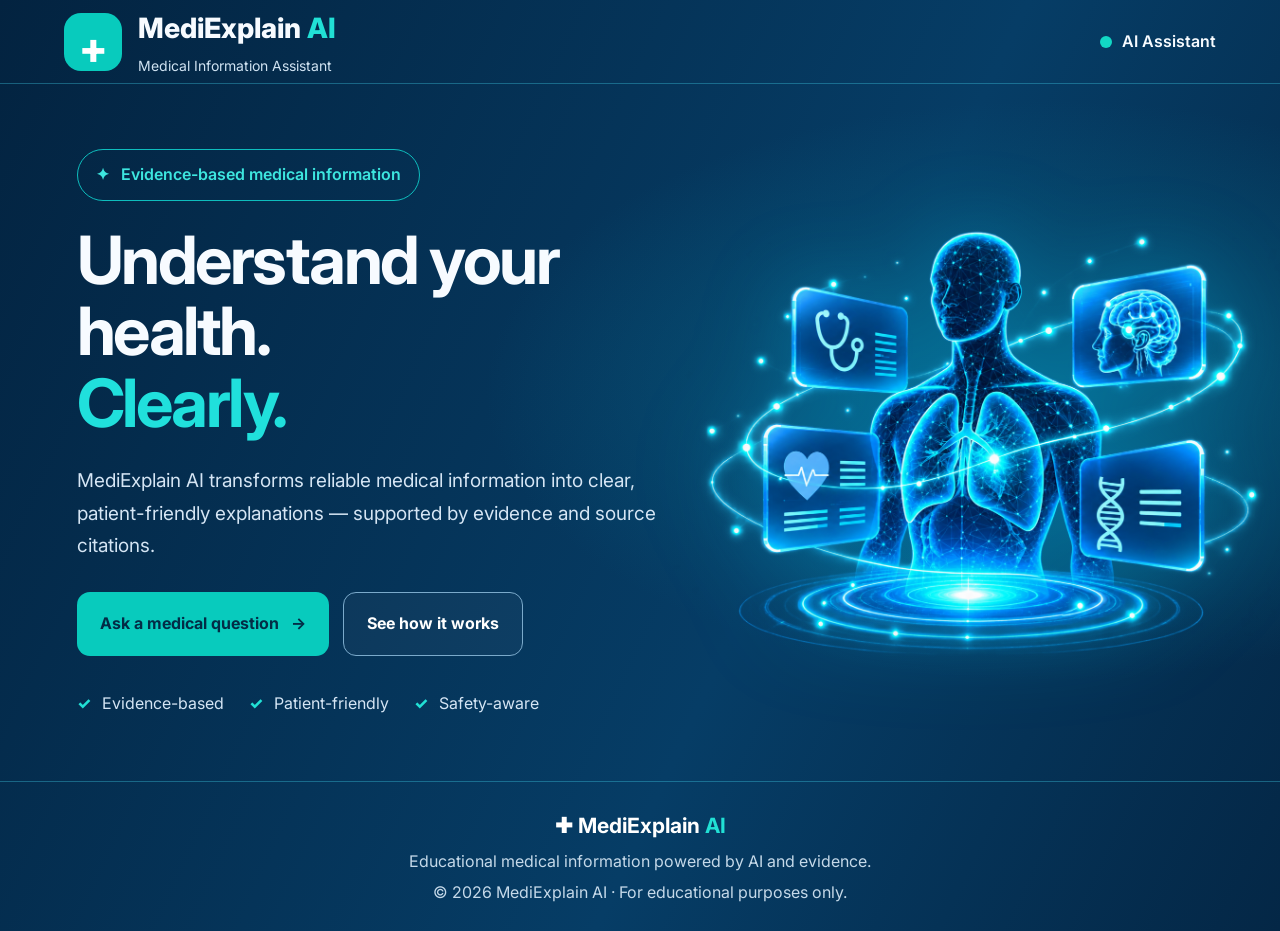
<file: frontend/index.html>
<!DOCTYPE html>
<html lang="en">
<head>
    <meta charset="UTF-8">
    <meta http-equiv="refresh" content="0; url=home.html">
    <title>MediExplain AI | Redirecting...</title>
    <script>
        window.location.replace("home.html");
    </script>
</head>
<body style="background:#032747; color:#f7fbff; font-family:sans-serif; display:grid; place-items:center; height:100vh; margin:0;">
    <p>Opening <a href="home.html" style="color:#21e0d5; text-decoration:none;">MediExplain AI</a>...</p>
</body>
</html>
</file>
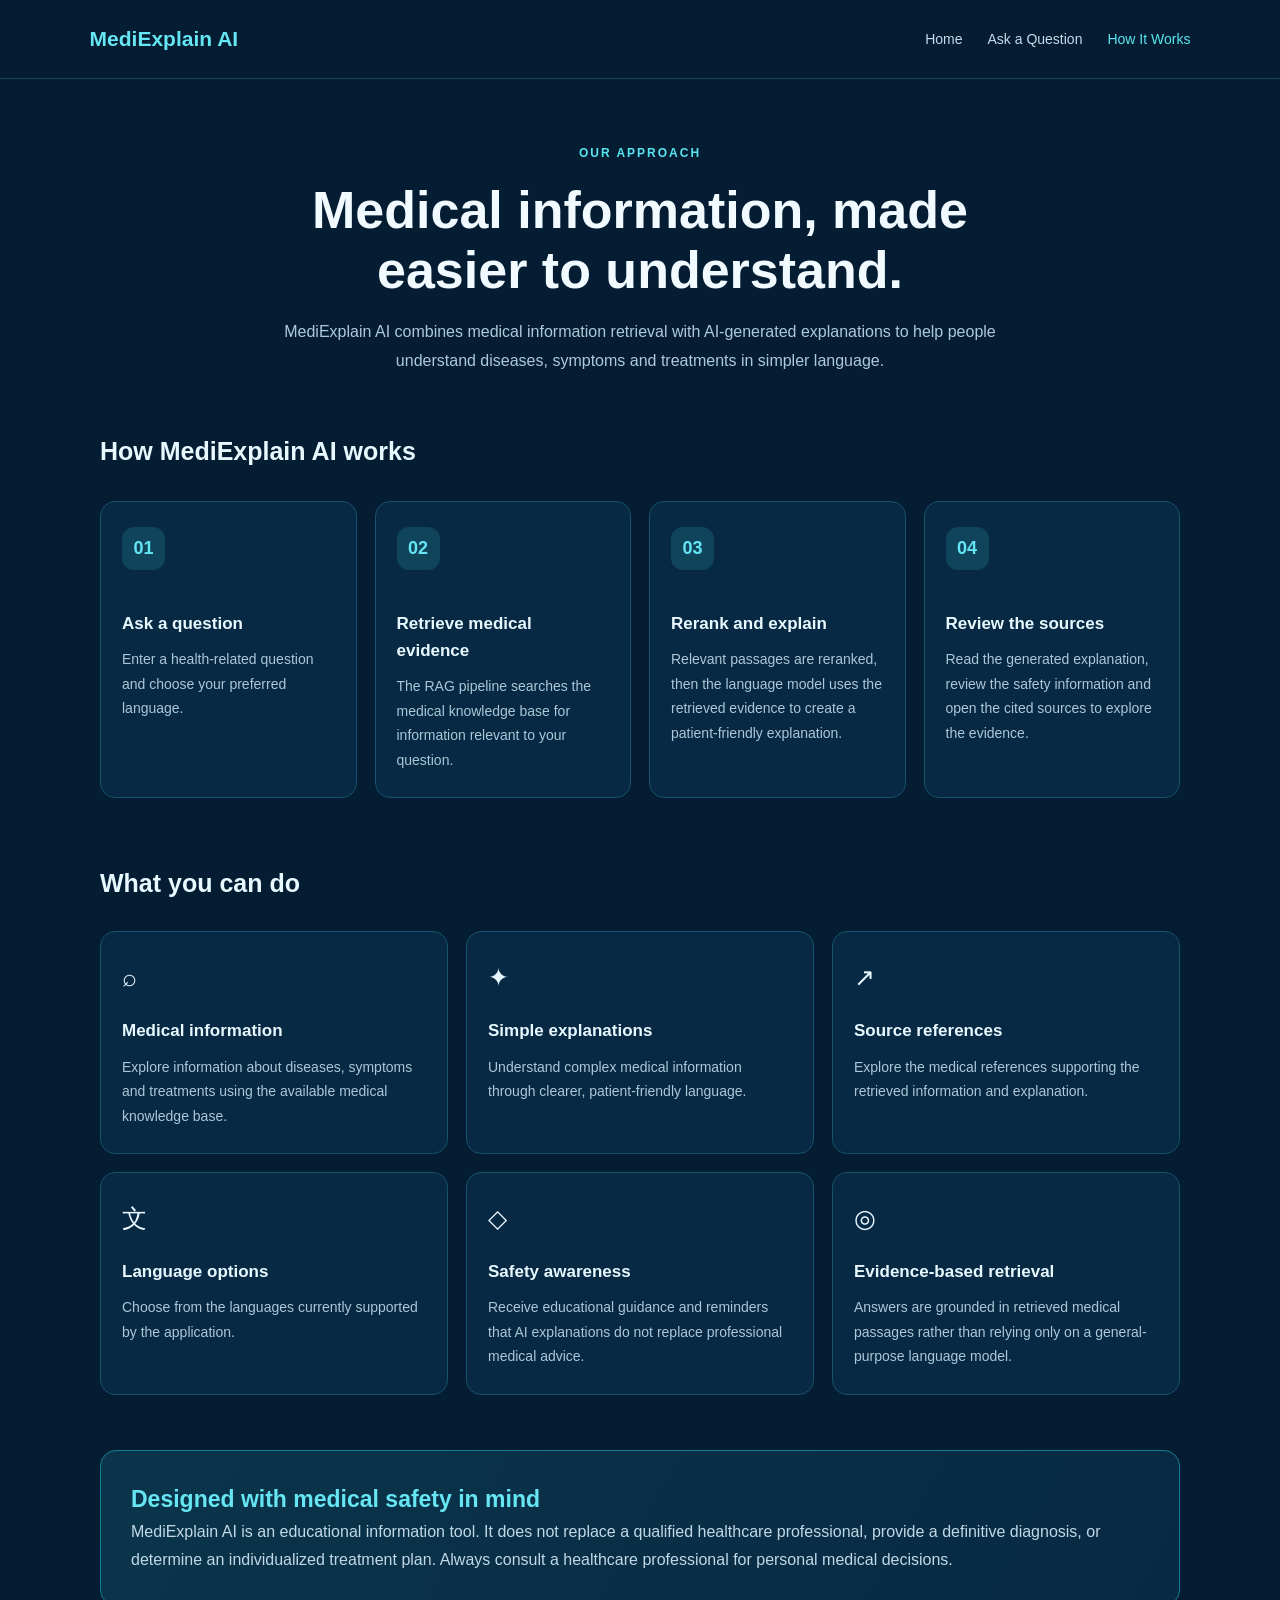
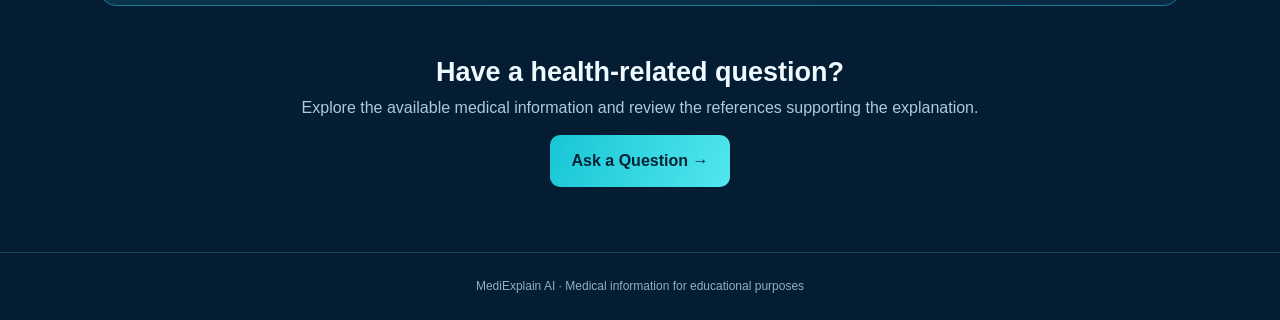
<file: frontend/about.html>
<!DOCTYPE html>
<html lang="en">
<head>
    <meta charset="UTF-8">
    <meta name="viewport" content="width=device-width, initial-scale=1.0">
    <title>How It Works | MediExplain AI</title>
    <link rel="stylesheet" href="style.css">

    <style>
        .about-page {
            min-height: 100vh;
            background: #041d32;
            color: #e8f6ff;
        }

        .about-nav {
            display: flex;
            justify-content: space-between;
            align-items: center;
            gap: 20px;
            padding: 22px 7%;
            border-bottom: 1px solid #164761;
        }

        .about-brand {
            color: #66e5f2;
            font-size: 21px;
            font-weight: 800;
            text-decoration: none;
        }

        .about-nav-links {
            display: flex;
            align-items: center;
            gap: 25px;
        }

        .about-nav-links a {
            color: #c5dbe9;
            text-decoration: none;
            font-size: 14px;
        }

        .about-nav-links a:hover,
        .about-nav-links a.active {
            color: #59e4f2;
        }

        .about-container {
            width: min(1080px, 88%);
            margin: auto;
            padding: 65px 0;
        }

        .about-hero {
            max-width: 760px;
            margin: 0 auto 55px;
            text-align: center;
        }

        .about-eyebrow {
            color: #59e4f2;
            font-size: 12px;
            font-weight: 800;
            letter-spacing: 2px;
            text-transform: uppercase;
        }

        .about-hero h1 {
            margin: 18px 0;
            font-size: clamp(34px, 5vw, 52px);
            line-height: 1.15;
            color: #f0faff;
        }

        .about-hero p {
            color: #afc8da;
            font-size: 16px;
            line-height: 1.8;
        }

        .about-section-title {
            margin-bottom: 25px;
            font-size: 25px;
            color: #e8f8ff;
        }

        .process-grid {
            display: grid;
            grid-template-columns: repeat(4, minmax(0, 1fr));
            gap: 18px;
        }

        .process-card,
        .feature-card {
            padding: 25px 21px;
            background: #082943;
            border: 1px solid #17516c;
            border-radius: 15px;
        }

        .process-number {
            display: inline-flex;
            width: 43px;
            height: 43px;
            align-items: center;
            justify-content: center;
            border-radius: 12px;
            background: #10445b;
            color: #63e5f3;
            font-size: 18px;
            font-weight: 800;
        }

        .process-card h3,
        .feature-card h3 {
            margin: 20px 0 10px;
            color: #e7f8ff;
            font-size: 17px;
        }

        .process-card p,
        .feature-card p {
            color: #adc7d9;
            font-size: 14px;
            line-height: 1.75;
        }

        .about-features {
            margin-top: 65px;
        }

        .feature-grid {
            display: grid;
            grid-template-columns: repeat(3, minmax(0, 1fr));
            gap: 18px;
        }

        .feature-icon {
            font-size: 25px;
        }

        .safety-banner {
            margin-top: 55px;
            padding: 30px;
            border: 1px solid #167c91;
            border-radius: 16px;
            background: linear-gradient(120deg, #0a354b, #082943);
        }

        .safety-banner h2 {
            margin-top: 0;
            color: #66e5f2;
            font-size: 23px;
        }

        .safety-banner p {
            color: #c1d8e6;
            line-height: 1.8;
        }

        .about-cta {
            margin-top: 45px;
            text-align: center;
        }

        .about-cta h2 {
            color: #eefaff;
            font-size: 27px;
        }

        .about-cta p {
            color: #afc8da;
            line-height: 1.7;
        }

        .about-button {
            display: inline-flex;
            margin-top: 14px;
            padding: 13px 22px;
            border-radius: 10px;
            background: linear-gradient(110deg, #18c6d6, #52e6ed);
            color: #032235;
            font-weight: 800;
            text-decoration: none;
        }

        .about-footer {
            padding: 24px;
            border-top: 1px solid #164761;
            color: #8eafc3;
            text-align: center;
            font-size: 12px;
        }

        @media (max-width: 850px) {
            .process-grid {
                grid-template-columns: repeat(2, minmax(0, 1fr));
            }

            .feature-grid {
                grid-template-columns: repeat(2, minmax(0, 1fr));
            }
        }

        @media (max-width: 560px) {
            .about-nav {
                align-items: flex-start;
                flex-direction: column;
            }

            .about-nav-links {
                flex-wrap: wrap;
                gap: 15px;
            }

            .process-grid,
            .feature-grid {
                grid-template-columns: 1fr;
            }

            .about-container {
                padding: 42px 0;
            }

            .safety-banner {
                padding: 22px;
            }
        }
    </style>
</head>

<body class="about-page">

    <nav class="about-nav">
        <a href="home.html" class="about-brand">MediExplain AI</a>

        <div class="about-nav-links">
            <a href="home.html">Home</a>
            <a href="chat.html">Ask a Question</a>
            <a href="about.html" class="active">How It Works</a>
        </div>
    </nav>

    <main class="about-container">

        <section class="about-hero">
            <div class="about-eyebrow">OUR APPROACH</div>

            <h1>Medical information, made easier to understand.</h1>

            <p>
                MediExplain AI combines medical information retrieval
                with AI-generated explanations to help people understand
                diseases, symptoms and treatments in simpler language.
            </p>
        </section>

        <section>
            <h2 class="about-section-title">How MediExplain AI works</h2>

            <div class="process-grid">

                <article class="process-card">
                    <div class="process-number">01</div>
                    <h3>Ask a question</h3>
                    <p>
                        Enter a health-related question and choose your
                        preferred language.
                    </p>
                </article>

                <article class="process-card">
                    <div class="process-number">02</div>
                    <h3>Retrieve medical evidence</h3>
                    <p>
                        The RAG pipeline searches the medical knowledge
                        base for information relevant to your question.
                    </p>
                </article>

                <article class="process-card">
                    <div class="process-number">03</div>
                    <h3>Rerank and explain</h3>
                    <p>
                        Relevant passages are reranked, then the language
                        model uses the retrieved evidence to create a
                        patient-friendly explanation.
                    </p>
                </article>

                <article class="process-card">
                    <div class="process-number">04</div>
                    <h3>Review the sources</h3>
                    <p>
                        Read the generated explanation, review the
                        safety information and open the cited sources
                        to explore the evidence.
                    </p>
                </article>

            </div>
        </section>

        <section class="about-features">
            <h2 class="about-section-title">What you can do</h2>

            <div class="feature-grid">

                <article class="feature-card">
                    <div class="feature-icon">⌕</div>
                    <h3>Medical information</h3>
                    <p>
                        Explore information about diseases, symptoms
                        and treatments using the available medical
                        knowledge base.
                    </p>
                </article>

                <article class="feature-card">
                    <div class="feature-icon">✦</div>
                    <h3>Simple explanations</h3>
                    <p>
                        Understand complex medical information through
                        clearer, patient-friendly language.
                    </p>
                </article>

                <article class="feature-card">
                    <div class="feature-icon">↗</div>
                    <h3>Source references</h3>
                    <p>
                        Explore the medical references supporting
                        the retrieved information and explanation.
                    </p>
                </article>

                <article class="feature-card">
                    <div class="feature-icon">文</div>
                    <h3>Language options</h3>
                    <p>
                        Choose from the languages currently supported
                        by the application.
                    </p>
                </article>

                <article class="feature-card">
                    <div class="feature-icon">◇</div>
                    <h3>Safety awareness</h3>
                    <p>
                        Receive educational guidance and reminders
                        that AI explanations do not replace
                        professional medical advice.
                    </p>
                </article>

                <article class="feature-card">
                    <div class="feature-icon">◎</div>
                    <h3>Evidence-based retrieval</h3>
                    <p>
                        Answers are grounded in retrieved medical
                        passages rather than relying only on a
                        general-purpose language model.
                    </p>
                </article>

            </div>
        </section>

        <section class="safety-banner">
            <h2>Designed with medical safety in mind</h2>

            <p>
                MediExplain AI is an educational information tool.
                It does not replace a qualified healthcare professional,
                provide a definitive diagnosis, or determine an
                individualized treatment plan. Always consult a
                healthcare professional for personal medical decisions.
            </p>
        </section>

        <section class="about-cta">
            <h2>Have a health-related question?</h2>

            <p>
                Explore the available medical information and review
                the references supporting the explanation.
            </p>

            <a href="chat.html" class="about-button">
                Ask a Question →
            </a>
        </section>

    </main>

    <footer class="about-footer">
        MediExplain AI · Medical information for educational purposes
    </footer>

</body>
</html>
</file>
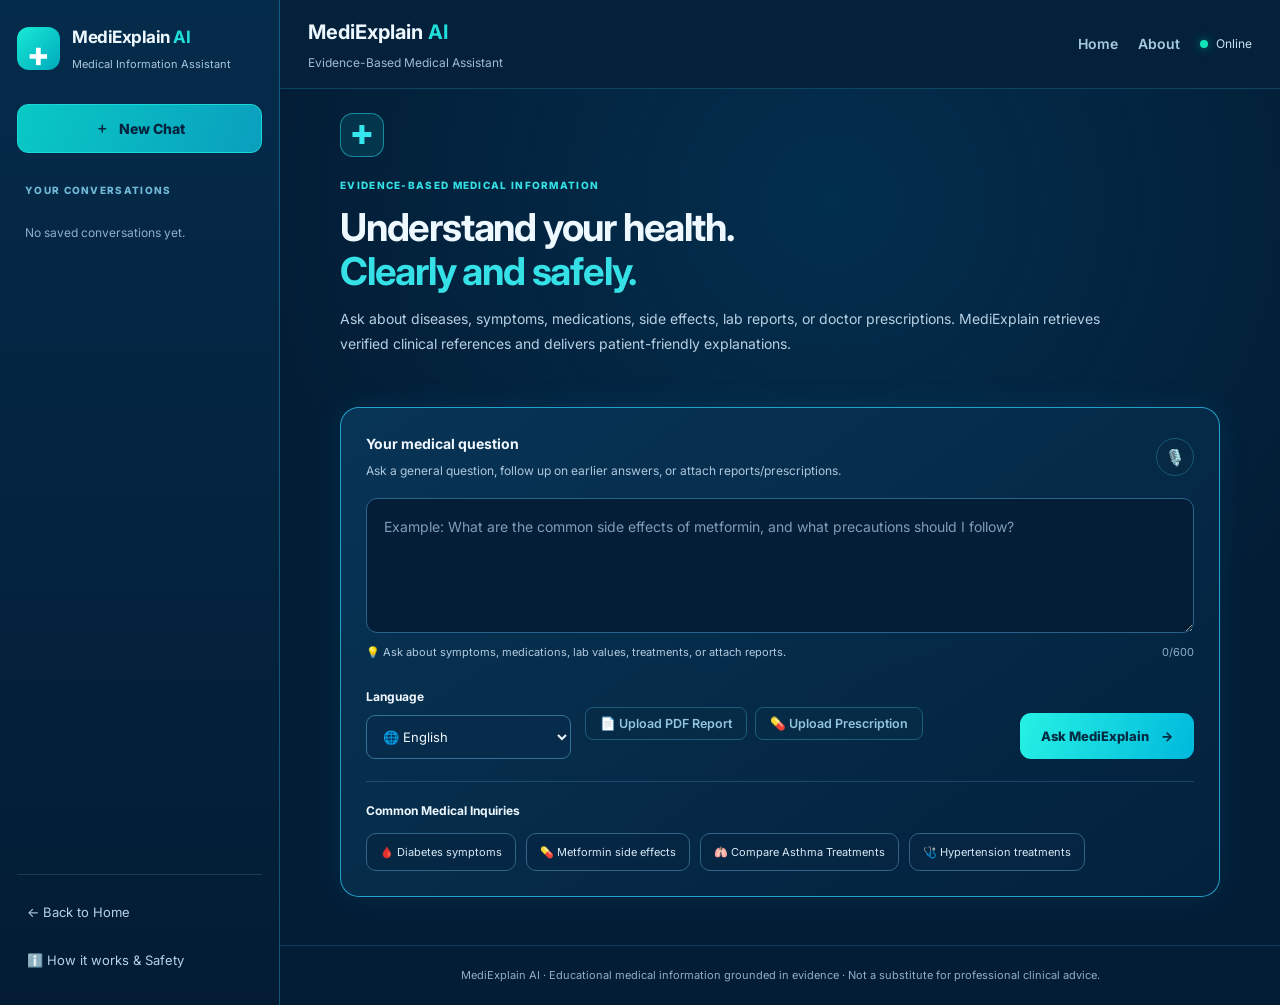
<file: frontend/chat.html>
<!DOCTYPE html>
<html lang="en">
<head>
    <meta charset="UTF-8">
    <meta name="viewport" content="width=device-width, initial-scale=1.0">
    <title>MediExplain AI | Medical Information Assistant</title>
    <link rel="preconnect" href="https://fonts.googleapis.com">
    <link rel="preconnect" href="https://fonts.gstatic.com" crossorigin>
    <link href="https://fonts.googleapis.com/css2?family=Inter:wght@400;500;600;700;800&display=swap" rel="stylesheet">
    <link rel="stylesheet" href="style.css">
</head>
<body class="chat-page">

<!-- MOBILE SIDEBAR BACKDROP OVERLAY -->
<div id="sidebarBackdrop" class="sidebar-backdrop hidden" onclick="toggleSidebar(false)"></div>

<div class="chat-app">

    <!-- SIDEBAR -->
    <aside class="chat-sidebar" id="chatSidebar">
        <div class="sidebar-brand">
            <div class="sidebar-brand-left">
                <div class="sidebar-logo">+</div>
                <div>
                    <h2>MediExplain <span>AI</span></h2>
                    <p>Medical Information Assistant</p>
                </div>
            </div>
            <button type="button" class="sidebar-close-btn" id="sidebarCloseBtn" onclick="toggleSidebar(false)" aria-label="Close sidebar">✕</button>
        </div>

        <button type="button" class="new-chat-button" id="newChatButton" onclick="startNewMedicalChat()">
            <span>＋</span> New Chat
        </button>

        <div class="sidebar-section-title">YOUR CONVERSATIONS</div>

        <div class="chat-history-list" id="chatHistoryList">
            <!-- Saved conversations dynamically rendered here -->
        </div>

        <div class="sidebar-bottom">
            <a href="home.html" class="sidebar-link">← Back to Home</a>
            <a href="about.html" class="sidebar-link">ℹ️ How it works & Safety</a>
        </div>
    </aside>

    <!-- MAIN CHAT CONTAINER -->
    <main class="chat-main">

        <!-- TOP BAR -->
        <header class="chat-topbar">
            <div class="topbar-left">
                <button
                    type="button"
                    class="sidebar-toggle"
                    id="sidebarToggle"
                    aria-label="Toggle sidebar"
                    onclick="toggleSidebar()"
                >☰</button>

                <div class="topbar-title">
                    <h1>MediExplain <span>AI</span></h1>
                    <p>Evidence-Based Medical Assistant</p>
                </div>
            </div>

            <div class="topbar-right">
                <a href="home.html" class="topbar-link">Home</a>
                <a href="about.html" class="topbar-link">About</a>
                <div class="chat-online-status">
                    <span class="status-dot"></span> Online
                </div>
            </div>
        </header>

        <div class="chat-content">

            <!-- WELCOME BANNER -->
            <section class="chat-welcome" id="chatWelcome">
                <div class="chat-welcome-icon">✚</div>
                <div class="chat-eyebrow">EVIDENCE-BASED MEDICAL INFORMATION</div>

                <h2>Understand your health.<br>
                    <span>Clearly and safely.</span>
                </h2>

                <p>
                    Ask about diseases, symptoms, medications, side effects, lab reports, or doctor prescriptions.
                    MediExplain retrieves verified clinical references and delivers patient-friendly explanations.
                </p>
            </section>

            <!-- CONVERSATION THREAD (PREVIOUS MESSAGES RESTORATION) -->
            <div id="conversationThread" class="conversation-thread hidden">
                <!-- Restored conversation turns render here -->
            </div>

            <!-- QUESTION CARD -->
            <section class="chat-question-card" id="ask">

                <div class="chat-input-heading">
                    <div>
                        <label for="question">Your medical question</label>
                        <p>Ask a general question, follow up on earlier answers, or attach reports/prescriptions.</p>
                    </div>
                    <div class="input-actions-header">
                        <button type="button" id="voiceInputBtn" class="tool-icon-btn" title="Voice Input" onclick="toggleVoiceInput()">
                            🎙️
                        </button>
                    </div>
                </div>

                <!-- ATTACHED PDF / IMAGE BADGES -->
                <div id="attachedDocContainer" class="attached-badge-container hidden"></div>
                <div id="attachedImageContainer" class="attached-image-container hidden"></div>

                <div class="textarea-wrapper">
                    <textarea
                        id="question"
                        rows="4"
                        maxlength="600"
                        placeholder="Example: What are the common side effects of metformin, and what precautions should I follow?"
                    ></textarea>
                </div>

                <div class="chat-input-hint">
                    <span>💡 Ask about symptoms, medications, lab values, treatments, or attach reports.</span>
                    <span id="questionCount">0/600</span>
                </div>

                <!-- CONTROLS & ATTACHMENTS BAR -->
                <div class="chat-question-controls">
                    <div class="controls-left">
                        <div class="chat-language-wrapper">
                            <label for="language">Language</label>
                            <select id="language">
                                <option value="English">🌐 English</option>
                                <option value="Kannada">ಕನ್ನಡ (Kannada)</option>
                                <option value="Hindi">हिन्दी (Hindi)</option>
                            </select>
                        </div>

                        <!-- ATTACHMENT BUTTONS -->
                        <div class="attachment-actions">
                            <!-- PDF MEDICAL REPORT -->
                            <input type="file" id="pdfFileInput" accept=".pdf" class="hidden" onchange="handlePdfUpload(event)">
                            <button type="button" class="attach-btn" onclick="document.getElementById('pdfFileInput').click()" title="Attach PDF Medical Report">
                                📄 Upload PDF Report
                            </button>

                            <!-- PRESCRIPTION IMAGE -->
                            <input type="file" id="prescriptionFileInput" accept="image/png,image/jpeg,image/webp,image/jpg" class="hidden" onchange="handlePrescriptionUpload(event)">
                            <button type="button" class="attach-btn" onclick="document.getElementById('prescriptionFileInput').click()" title="Upload Doctor's Prescription Image">
                                💊 Upload Prescription
                            </button>
                        </div>
                    </div>

                    <button
                        type="button"
                        id="askButton"
                        class="chat-ask-button"
                        onclick="askMediExplain()"
                    >
                        <span>Ask MediExplain</span> <span>→</span>
                    </button>
                </div>

                <!-- QUICK QUESTIONS -->
                <div class="chat-quick-section">
                    <div class="chat-quick-title">Common Medical Inquiries</div>

                    <div class="chat-quick-buttons">
                        <button type="button" onclick="setQuestion('What are the symptoms of diabetes and how is it diagnosed?')">
                            🩸 Diabetes symptoms
                        </button>

                        <button type="button" onclick="setQuestion('What are the side effects and precautions of metformin?')">
                            💊 Metformin side effects
                        </button>

                        <button type="button" onclick="setQuestion('Compare the available treatments for asthma.')">
                            🫁 Compare Asthma Treatments
                        </button>

                        <button type="button" onclick="setQuestion('How is high blood pressure treated and prevented?')">
                            🩺 Hypertension treatments
                        </button>
                    </div>
                </div>
            </section>

            <!-- LOADING INDICATOR -->
            <div id="loading" class="loading-card hidden" role="status" aria-live="polite">
                <div class="loading-animation">
                    <span></span><span></span><span></span>
                </div>
                <h3>Reviewing verified medical sources...</h3>
                <p>Retrieving evidence across NHS, Mayo Clinic, Cleveland Clinic, NIDDK, WHO & MedlinePlus.</p>
                <div class="loading-steps">
                    <span>Retrieval</span><span>•</span>
                    <span>Safety Check</span><span>•</span>
                    <span>Reranking</span><span>•</span>
                    <span>Patient Explanation</span>
                </div>
            </div>

            <!-- RESPONSE SECTION -->
            <section id="responseSection" class="response-section hidden">

                <div class="response-heading">
                    <div>
                        <div class="section-label">EVIDENCE-BASED MEDICAL EXPLANATION</div>
                        <h2 id="responseHeadingTitle">Your Explanation</h2>
                        <p>Synthesized from verified medical references and patient guidelines.</p>
                    </div>

                    <button type="button" class="copy-button" id="copyButton" onclick="copyAnswer()">
                        📋 Copy answer
                    </button>
                </div>

                <!-- MEDICAL EXPLANATION CARD -->
                <div class="answer-card">
                    <div class="answer-card-header">
                        <div class="medical-icon">+</div>
                        <div class="header-text-group">
                            <h3>Medical Explanation</h3>
                            <span>Select any word or sentence to get an instant plain-language explanation</span>
                        </div>
                        <button type="button" id="speakButton" class="speech-toggle-btn" onclick="toggleSpeech()" title="Read aloud">
                            🔊 Listen
                        </button>
                    </div>
                    <div id="answer" class="answer selectable-answer-area"></div>
                </div>

                <!-- METRICS GRID -->
                <div class="metrics-grid">
                    <div class="metric-card">
                        <div class="metric-content">
                            <span>Evidence Confidence</span>
                            <strong id="confidence">-</strong>
                        </div>
                    </div>

                    <div class="metric-card">
                        <div class="metric-content">
                            <span>Clinical Safety Level</span>
                            <strong id="safetyLevel">-</strong>
                        </div>
                    </div>
                </div>

                <!-- MEDICAL TERMINOLOGY SIMPLIFIER -->
                <div id="terminologyCard" class="terminology-card hidden">
                    <div class="terminology-header">
                        <div class="terminology-icon">📖</div>
                        <div>
                            <h3>Medical Terminology Explained</h3>
                            <span>Key medical concepts in plain language</span>
                        </div>
                    </div>
                    <div id="terminologyList" class="terminology-list"></div>
                </div>

                <!-- SAFETY INFORMATION CARD -->
                <div class="safety-card">
                    <div class="safety-header">
                        <div class="safety-icon">🛡️</div>
                        <div>
                            <h3>Safety & Clinical Guidance</h3>
                            <span>Important medical precautions</span>
                        </div>
                    </div>
                    <p id="safetyMessage"></p>
                </div>

                <!-- EVIDENCE EXPLORER -->
                <div id="evidenceExplorerCard" class="evidence-explorer-card">
                    <div class="evidence-explorer-header">
                        <div>
                            <div class="section-label">EVIDENCE EXPLORER</div>
                            <h3>Supporting Medical Passages</h3>
                            <p>Examine the exact evidence chunks and relevance scores retrieved for your question.</p>
                        </div>
                    </div>
                    <div id="evidenceList" class="evidence-list"></div>
                </div>

                <!-- MEDICAL SOURCES / REFERENCES -->
                <div class="sources-card">
                    <div class="sources-header">
                        <div>
                            <div class="section-label">CITATIONS</div>
                            <h3>Medical References & Sources</h3>
                            <p>Explore the trusted references supporting this explanation.</p>
                        </div>
                    </div>
                    <div id="sources" class="sources-list"></div>
                </div>

                <!-- INTERACTIVE ACTION BAR -->
                <div class="action-tools-bar">
                    <button type="button" class="tool-action-btn" onclick="openReportModal()">
                        📄 Generate Medical Report
                    </button>
                    <button type="button" class="tool-action-btn" onclick="openTreatmentModal()">
                        ⚖️ Treatment Comparison
                    </button>
                    <button type="button" class="tool-action-btn" onclick="openDoctorModal()">
                        🩺 Questions for Doctor
                    </button>
                    <button type="button" class="ask-another-button" id="askAnotherButton">
                        ← Ask follow-up question
                    </button>
                </div>

            </section>

        </div>

        <!-- FOOTER -->
        <footer class="chat-footer">
            MediExplain AI · Educational medical information grounded in evidence · Not a substitute for professional clinical advice.
        </footer>

    </main>
</div>

<!-- =========================================================
     FLOATING TOOLTIP & CARD FOR WORD SELECTION (PHASE 6)
========================================================= -->
<div id="wordSelectionPill" class="selection-floating-pill hidden">
    <button type="button" id="explainSelectionBtn" onclick="explainCurrentSelection()">
        💡 Explain this
    </button>
</div>

<div id="wordExplanationModal" class="word-explanation-card hidden">
    <div class="word-explanation-header">
        <div>
            <span class="word-explanation-eyebrow">MEDICAL TERM EXPLAINED</span>
            <h4 id="selectionTermTitle">Term</h4>
        </div>
        <button type="button" class="word-close-btn" onclick="closeWordExplanation()" aria-label="Close">×</button>
    </div>
    <div class="word-explanation-body">
        <p id="selectionDefinition" class="word-definition"></p>
        <div id="selectionImportanceWrapper" class="word-meta-section">
            <strong>Clinical Context:</strong>
            <span id="selectionImportance"></span>
        </div>
        <div id="selectionExampleWrapper" class="word-meta-section">
            <strong>Reference / Example:</strong>
            <span id="selectionExample"></span>
        </div>
    </div>
</div>

<!-- =========================================================
     MODAL 1: STRUCTURED MEDICAL REPORT PREVIEW & PRINT
========================================================= -->
<div id="reportModal" class="modal-overlay hidden" onclick="closeModalOnBackdrop(event, 'reportModal')">
    <div class="modal-card report-modal-card">
        <div class="modal-header">
            <div>
                <span class="modal-eyebrow">PATIENT EDUCATION REPORT</span>
                <h2 id="modalReportTitle">MediExplain Medical Report</h2>
            </div>
            <div class="modal-header-actions">
                <button type="button" class="modal-print-btn" onclick="window.print()">🖨️ Print / Save PDF</button>
                <button type="button" class="modal-close-btn" onclick="closeModal('reportModal')" aria-label="Close modal">×</button>
            </div>
        </div>
        <div class="modal-body" id="reportBody">
            <!-- Dynamic report content -->
        </div>
    </div>
</div>

<!-- =========================================================
     MODAL 2: TREATMENT COMPARISON TABLE (PHASE 4)
========================================================= -->
<div id="treatmentModal" class="modal-overlay hidden" onclick="closeModalOnBackdrop(event, 'treatmentModal')">
    <div class="modal-card treatment-modal-card">
        <div class="modal-header">
            <div>
                <span class="modal-eyebrow">TREATMENT ANALYSIS</span>
                <h2 id="treatmentModalTitle">Evidence-Based Treatment Comparison</h2>
            </div>
            <button type="button" class="modal-close-btn" onclick="closeModal('treatmentModal')" aria-label="Close modal">×</button>
        </div>
        <div class="treatment-search-bar">
            <input type="text" id="treatmentConditionInput" placeholder="Enter condition (e.g. Asthma, Hypertension, Diabetes, Migraine)..." onkeydown="if(event.key==='Enter') executeTreatmentCompare()">
            <button type="button" class="treatment-search-btn" onclick="executeTreatmentCompare()">Compare Treatments</button>
        </div>
        <div class="modal-body" id="treatmentBody">
            <!-- Dynamic treatment comparison table -->
        </div>
    </div>
</div>

<!-- =========================================================
     MODAL 3: QUESTIONS FOR YOUR DOCTOR
========================================================= -->
<div id="doctorModal" class="modal-overlay hidden" onclick="closeModalOnBackdrop(event, 'doctorModal')">
    <div class="modal-card">
        <div class="modal-header">
            <div>
                <span class="modal-eyebrow">CLINICAL COMMUNICATION</span>
                <h2>Questions to Discuss with Your Doctor</h2>
            </div>
            <button type="button" class="modal-close-btn" onclick="closeModal('doctorModal')" aria-label="Close modal">×</button>
        </div>
        <div class="modal-body" id="doctorBody">
            <!-- Dynamic doctor discussion summary -->
        </div>
    </div>
</div>

<!-- =========================================================
     MODAL 4: PDF MEDICAL REPORT EXPLANATION (PHASE 2)
========================================================= -->
<div id="pdfReportModal" class="modal-overlay hidden" onclick="closeModalOnBackdrop(event, 'pdfReportModal')">
    <div class="modal-card report-modal-card">
        <div class="modal-header">
            <div>
                <span class="modal-eyebrow">LABORATORY REPORT EXPLANATION</span>
                <h2 id="pdfModalReportTitle">Medical Report Analysis</h2>
            </div>
            <div class="modal-header-actions">
                <button type="button" class="modal-print-btn" onclick="window.print()">🖨️ Print / Save PDF</button>
                <button type="button" class="modal-close-btn" onclick="closeModal('pdfReportModal')" aria-label="Close modal">×</button>
            </div>
        </div>
        <div class="modal-body" id="pdfReportModalBody">
            <!-- Dynamic PDF report analysis -->
        </div>
    </div>
</div>

<!-- =========================================================
     MODAL 5: PRESCRIPTION IMAGE OCR & REVIEW (PHASE 3)
========================================================= -->
<div id="prescriptionModal" class="modal-overlay hidden" onclick="closeModalOnBackdrop(event, 'prescriptionModal')">
    <div class="modal-card prescription-modal-card">
        <div class="modal-header">
            <div>
                <span class="modal-eyebrow">PRESCRIPTION RECOGNITION & EXPLANATION</span>
                <h2>Doctor's Prescription Verification</h2>
            </div>
            <button type="button" class="modal-close-btn" onclick="closeModal('prescriptionModal')" aria-label="Close modal">×</button>
        </div>
        <div class="modal-body" id="prescriptionModalBody">
            <!-- Dynamic Prescription content -->
        </div>
    </div>
</div>

<!-- TOAST FEEDBACK -->
<div id="copyToast" class="toast-notification hidden"></div>

<script src="script.js"></script>

</body>
</html>
</file>
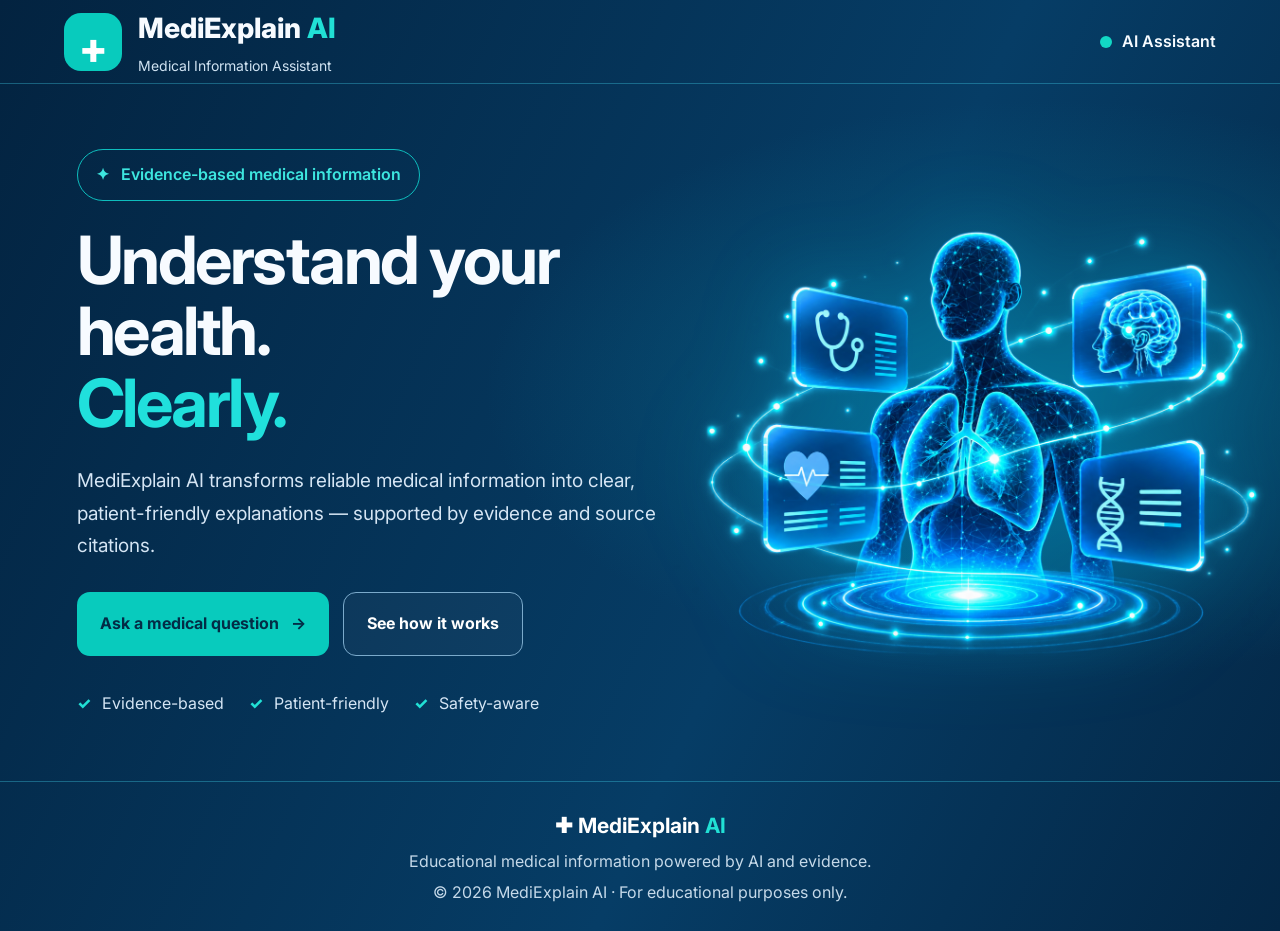
<file: frontend/home.html>
<!DOCTYPE html>
<html lang="en">
<head>
    <meta charset="UTF-8">
    <meta name="viewport" content="width=device-width, initial-scale=1.0">
    <title>MediExplain AI | Understand Your Health</title>

    <link rel="preconnect" href="https://fonts.googleapis.com">
    <link rel="preconnect" href="https://fonts.gstatic.com" crossorigin>
    <link href="https://fonts.googleapis.com/css2?family=Inter:wght@400;500;600;700;800&display=swap" rel="stylesheet">

    <link rel="stylesheet" href="style.css">

    <style>
        body {
            margin: 0;
            font-family: 'Inter', sans-serif;
            color: #f7fbff;
            background: #032747;
        }

        .home-page {
            min-height: 100vh;
            display: flex;
            flex-direction: column;
            background:
                radial-gradient(ellipse at 82% 42%, #075d80 0%, transparent 38%),
                linear-gradient(115deg, #032340, #063d66 60%, #042746);
        }

        .home-header {
            min-height: 84px;
            padding: 0 5%;
            display: flex;
            align-items: center;
            justify-content: space-between;
            border-bottom: 1px solid rgba(64, 210, 235, .35);
        }

        .home-brand {
            display: flex;
            align-items: center;
            gap: 16px;
        }

        .home-logo {
            width: 58px;
            height: 58px;
            display: grid;
            place-items: center;
            border-radius: 17px;
            background: #08cbbd;
            color: white;
            font-size: 43px;
            font-weight: 800;
        }

        .home-brand-name {
            font-size: 28px;
            font-weight: 800;
        }

        .home-brand-name span,
        .home-highlight {
            color: #21e0d5;
        }

        .home-subtitle {
            margin-top: 4px;
            color: #d0e3f2;
            font-size: 14px;
        }

        .home-status {
            display: flex;
            align-items: center;
            gap: 10px;
            font-weight: 600;
        }

        .home-status-dot {
            width: 12px;
            height: 12px;
            border-radius: 50%;
            background: #12d7c4;
        }

        .home-hero {
            flex: 1;
            width: 88%;
            max-width: 1450px;
            margin: auto;
            padding: 65px 0;
            display: grid;
            grid-template-columns: 1.15fr .85fr;
            align-items: center;
            gap: 45px;
        }

        .home-eyebrow {
            display: inline-block;
            padding: 12px 18px;
            border: 1px solid #0ebdbd;
            border-radius: 28px;
            color: #3de6df;
            font-weight: 600;
            margin-bottom: 24px;
        }

        .home-hero h1 {
            margin: 0;
            font-size: clamp(44px, 5.2vw, 76px);
            line-height: 1.08;
            letter-spacing: -2.5px;
        }

        .home-description {
            max-width: 720px;
            margin: 25px 0;
            color: #d5e5f4;
            font-size: 19px;
            line-height: 1.7;
        }

        .home-actions {
            display: flex;
            flex-wrap: wrap;
            gap: 14px;
            margin-top: 30px;
        }

        .home-button {
            display: inline-flex;
            justify-content: center;
            align-items: center;
            gap: 12px;
            padding: 18px 23px;
            border-radius: 13px;
            text-decoration: none;
            font-size: 16px;
            font-weight: 700;
            transition: transform .2s, background .2s;
        }

        .home-button:hover {
            transform: translateY(-3px);
        }

        .home-button-primary {
            background: #08cbbd;
            color: #032c46;
        }

        .home-button-secondary {
            border: 1px solid #7baacb;
            color: white;
            background: rgba(255,255,255,.03);
        }

        .home-trust {
            display: flex;
            flex-wrap: wrap;
            gap: 25px;
            margin-top: 35px;
            color: #d5e5f4;
        }

        .home-trust span {
            color: #21e0d5;
            margin-right: 7px;
            font-weight: 800;
        }

        .home-visual {
            display: flex;
            justify-content: center;
            align-items: center;
            min-height: 400px;
        }

        .home-medical-art {
            width: min(100%, 490px);
            aspect-ratio: 1;
            border-radius: 50%;
            display: grid;
            place-items: center;
            position: relative;
            background:
                radial-gradient(circle, rgba(16, 226, 242, .25), transparent 57%);
        }

        .home-medical-art::before,
        .home-medical-art::after {
            content: "";
            position: absolute;
            border: 1px solid rgba(38, 220, 248, .48);
            border-radius: 50%;
        }

        .home-medical-art::before {
            inset: 8%;
            box-shadow: 0 0 45px rgba(0, 205, 255, .15);
        }

        .home-medical-art::after {
            inset: 18%;
            border-style: dashed;
        }

        .home-medical-symbol {
            z-index: 1;
            width: 180px;
            height: 180px;
            display: grid;
            place-items: center;
            border-radius: 45px;
            background: linear-gradient(145deg, #16e5e0, #087ba9);
            box-shadow: 0 0 70px rgba(0, 225, 255, .35);
            font-size: 112px;
            font-weight: 700;
            color: white;
        }

        .home-float-card {
            position: absolute;
            z-index: 2;
            padding: 16px 19px;
            border: 1px solid rgba(77, 221, 248, .6);
            border-radius: 13px;
            background: rgba(3, 43, 76, .93);
            box-shadow: 0 10px 35px rgba(0,0,0,.2);
            font-weight: 600;
        }

        .home-float-one {
            top: 17%;
            left: 0;
        }

        .home-float-two {
            right: 0;
            bottom: 23%;
        }

        .home-footer {
            padding: 24px 15px;
            text-align: center;
            border-top: 1px solid rgba(64, 210, 235, .35);
            color: #c5d9e9;
            line-height: 1.9;
        }

        .home-footer strong {
            color: white;
            font-size: 21px;
        }

        .home-footer span {
            color: #21e0d5;
        }

        @media (max-width: 850px) {
            .home-hero {
                grid-template-columns: 1fr;
                padding: 48px 0;
            }

            .home-visual {
                min-height: 300px;
            }

            .home-medical-art {
                max-width: 340px;
            }

            .home-medical-symbol {
                width: 125px;
                height: 125px;
                border-radius: 32px;
                font-size: 78px;
            }

            .home-brand-name {
                font-size: 21px;
            }

            .home-logo {
                width: 46px;
                height: 46px;
                font-size: 34px;
            }

            .home-status {
                font-size: 12px;
            }
        }
    </style>
</head>

<body>
<div class="home-page">

    <header class="home-header">
        <div class="home-brand">
            <div class="home-logo">+</div>
            <div>
                <div class="home-brand-name">
                    MediExplain <span>AI</span>
                </div>
                <div class="home-subtitle">
                    Medical Information Assistant
                </div>
            </div>
        </div>

        <div class="home-status">
            <span class="home-status-dot"></span>
            AI Assistant
        </div>
    </header>

    <main class="home-hero">
        <section>
            <div class="home-eyebrow">
                ✦ &nbsp; Evidence-based medical information
            </div>

            <h1>
                Understand your health.<br>
                <span class="home-highlight">Clearly.</span>
            </h1>

            <p class="home-description">
                MediExplain AI transforms reliable medical information
                into clear, patient-friendly explanations — supported
                by evidence and source citations.
            </p>

            <div class="home-actions">
                <a href="chat.html" class="home-button home-button-primary">
                    Ask a medical question <span>→</span>
                </a>

                <a href="about.html" class="home-button home-button-secondary">
                    See how it works
                </a>
            </div>

            <div class="home-trust">
                <div><span>✓</span> Evidence-based</div>
                <div><span>✓</span> Patient-friendly</div>
                <div><span>✓</span> Safety-aware</div>
            </div>
        </section>

        
        <section class="home-visual" aria-label="Medical AI illustration">
            <img
                src="medical_hologram.png"
                alt="Futuristic medical hologram with human anatomy and diagnostic panels"
                class="medical-hologram"
            >
        </section>

    </main>

    <footer class="home-footer">
        <strong>✚ MediExplain <span>AI</span></strong>
        <div>Educational medical information powered by AI and evidence.</div>
        <div>© 2026 MediExplain AI · For educational purposes only.</div>
    </footer>

</div>
</body>
</html>
</file>
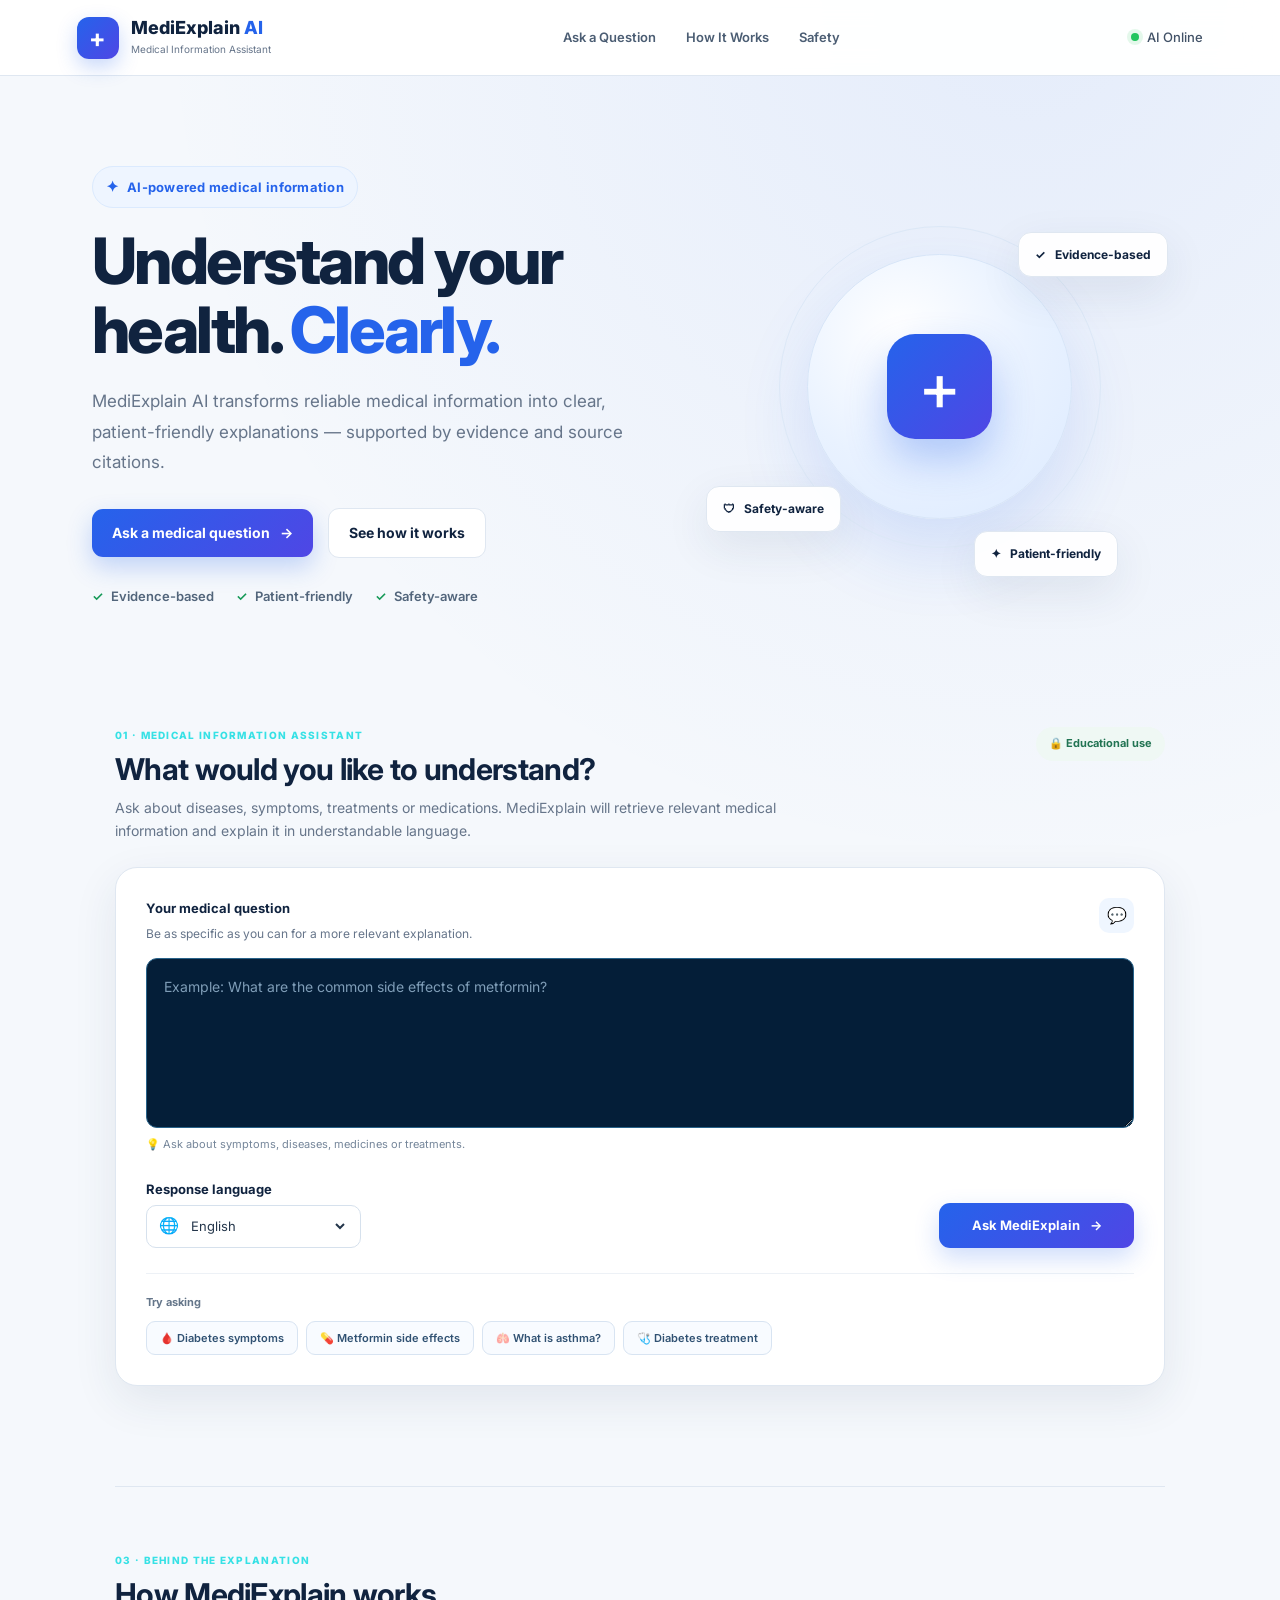
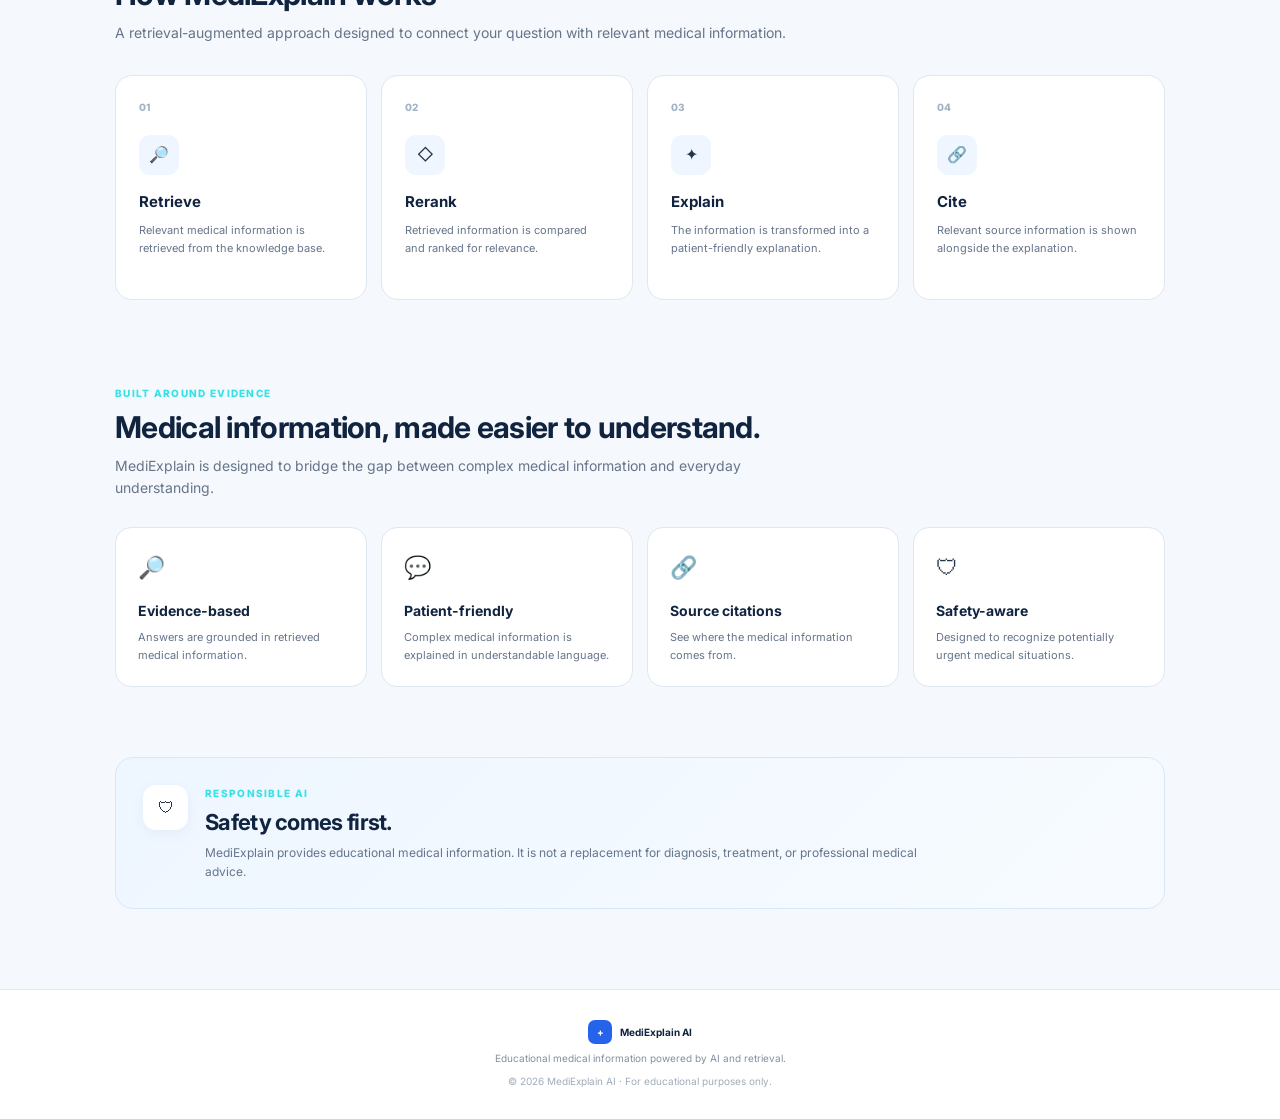
<file: frontend/index_backup.html>
<!DOCTYPE html>
<html lang="en">
<head>
    <meta charset="UTF-8">
    <meta name="viewport" content="width=device-width, initial-scale=1.0">

    <title>MediExplain AI | Medical Information Assistant</title>

    <link rel="preconnect" href="https://fonts.googleapis.com">
    <link rel="preconnect" href="https://fonts.gstatic.com" crossorigin>

    <link
        href="https://fonts.googleapis.com/css2?family=Inter:wght@400;500;600;700;800&display=swap"
        rel="stylesheet"
    >

    <link rel="stylesheet" href="style.css">
</head>

<body>

<div class="app">

    <!-- ================= NAVBAR ================= -->

    <header class="navbar">

        <div class="brand">

            <div class="brand-icon">
                +
            </div>

            <div class="brand-text">
                <div class="brand-name">
                    MediExplain <span>AI</span>
                </div>

                <div class="brand-subtitle">
                    Medical Information Assistant
                </div>
            </div>

        </div>


        <nav class="nav-links">

            <a href="#ask">Ask a Question</a>
            <a href="#how-it-works">How It Works</a>
            <a href="#safety">Safety</a>

        </nav>


        <div class="nav-status">

            <span class="online-dot"></span>

            <span>AI Online</span>

        </div>

    </header>


    <!-- ================= HERO ================= -->

    <section class="hero">

        <div class="hero-content">

            <div class="eyebrow">
                <span class="eyebrow-icon">✦</span>
                AI-powered medical information
            </div>

            <h1>
                Understand your health.
                <span>Clearly.</span>
            </h1>

            <p class="hero-description">
                MediExplain AI transforms reliable medical information into
                clear, patient-friendly explanations — supported by evidence
                and source citations.
            </p>


            <div class="hero-actions">

                <a href="#ask" class="primary-button">
                    Ask a medical question
                    <span>→</span>
                </a>

                <a href="#how-it-works" class="secondary-button">
                    See how it works
                </a>

            </div>


            <div class="hero-trust">

                <div>
                    <span>✓</span>
                    Evidence-based
                </div>

                <div>
                    <span>✓</span>
                    Patient-friendly
                </div>

                <div>
                    <span>✓</span>
                    Safety-aware
                </div>

            </div>

        </div>


        <div class="hero-visual">

            <div class="medical-orb">

                <div class="orb-cross">+</div>

            </div>

            <div class="floating-card card-one">
                <span>✓</span>
                Evidence-based
            </div>

            <div class="floating-card card-two">
                <span>🛡</span>
                Safety-aware
            </div>

            <div class="floating-card card-three">
                <span>✦</span>
                Patient-friendly
            </div>

        </div>

    </section>


    <!-- ================= MAIN ================= -->

    <main class="main-container">


        <!-- ================= ASK SECTION ================= -->

        <section id="ask" class="question-section">

            <div class="section-heading">

                <div>
                    <div class="section-label">
                        01 · MEDICAL INFORMATION ASSISTANT
                    </div>

                    <h2>
                        What would you like to understand?
                    </h2>

                    <p>
                        Ask about diseases, symptoms, treatments or medications.
                        MediExplain will retrieve relevant medical information
                        and explain it in understandable language.
                    </p>
                </div>

                <div class="educational-badge">
                    🔒 Educational use
                </div>

            </div>


            <div class="question-card">

                <div class="input-header">

                    <div>
                        <label for="question">
                            Your medical question
                        </label>

                        <p>
                            Be as specific as you can for a more relevant explanation.
                        </p>
                    </div>

                    <span class="input-icon">
                        💬
                    </span>

                </div>


                <textarea
                    id="question"
                    rows="6"
                    placeholder="Example: What are the common side effects of metformin?"
                ></textarea>


                <div class="input-hint">
                    💡 Ask about symptoms, diseases, medicines or treatments.
                </div>


                <div class="question-controls">

                    <div class="language-wrapper">

                        <label for="language">
                            Response language
                        </label>

                        <div class="select-wrapper">

                            <span>🌐</span>

                            <select id="language">

                                <option value="English">
                                    English
                                </option>

                                <option value="Kannada">
                                    ಕನ್ನಡ (Kannada)
                                </option>

                                <option value="Hindi">
                                    हिन्दी (Hindi)
                                </option>

                            </select>

                        </div>

                    </div>


                    <button
                        id="askButton"
                        class="ask-button"
                        onclick="askMediExplain()"
                    >
                        Ask MediExplain
                        <span>→</span>
                    </button>

                </div>


                <!-- QUICK QUESTIONS -->

                <div class="quick-section">

                    <div class="quick-title">
                        Try asking
                    </div>

                    <div class="quick-buttons">

                        <button
                            type="button"
                            onclick="setQuestion('What are the symptoms of diabetes?')"
                        >
                            🩸 Diabetes symptoms
                        </button>

                        <button
                            type="button"
                            onclick="setQuestion('What are the side effects of metformin?')"
                        >
                            💊 Metformin side effects
                        </button>

                        <button
                            type="button"
                            onclick="setQuestion('What is asthma and what are its symptoms?')"
                        >
                            🫁 What is asthma?
                        </button>

                        <button
                            type="button"
                            onclick="setQuestion('What are the common treatments for diabetes?')"
                        >
                            🩺 Diabetes treatment
                        </button>

                    </div>

                </div>

            </div>

        </section>


        <!-- ================= LOADING ================= -->

        <div
            id="loading"
            class="loading-card hidden"
        >

            <div class="loading-animation">

                <span></span>
                <span></span>
                <span></span>

            </div>

            <h3>
                MediExplain is analyzing your question
            </h3>

            <p>
                Retrieving and processing relevant medical information...
            </p>

            <div class="loading-steps">

                <span>Retrieving</span>
                <span>•</span>
                <span>Reranking</span>
                <span>•</span>
                <span>Explaining</span>

            </div>

        </div>


        <!-- ================= RESPONSE ================= -->

        <section
            id="responseSection"
            class="response-section hidden"
        >

            <div class="response-heading">

                <div>

                    <div class="section-label">
                        02 · MEDICAL EXPLANATION
                    </div>

                    <h2>
                        Your explanation
                    </h2>

                    <p>
                        Information retrieved from the MediExplain medical knowledge system.
                    </p>

                </div>

                <div class="response-badge">
                    ✦ AI Generated
                </div>

            </div>


            <!-- ANSWER -->

            <div class="answer-card">

                <div class="answer-card-header">

                    <div class="medical-icon">
                        +
                    </div>

                    <div>

                        <h3>
                            Medical explanation
                        </h3>

                        <span>
                            Patient-friendly information
                        </span>

                    </div>

                </div>


                <div
                    id="answer"
                    class="answer"
                ></div>


                

            </div>


            <!-- METRICS -->

            <div class="metrics-grid">

                <div class="metric-card">

                    <div class="metric-icon confidence-icon">
                        ✓
                    </div>

                    <div class="metric-content">

                        <span>
                            Confidence
                        </span>

                        <strong id="confidence">
                            -
                        </strong>

                    </div>

                </div>


                <div class="metric-card">

                    <div class="metric-icon safety-icon">
                        🛡
                    </div>

                    <div class="metric-content">

                        <span>
                            Safety level
                        </span>

                        <strong id="safetyLevel">
                            -
                        </strong>

                    </div>

                </div>

            </div>


            <!-- SAFETY -->

            <div
                id="safety"
                class="safety-card"
            >

                <div class="safety-header">

                    <div class="safety-icon">
                        🛡
                    </div>

                    <div>

                        <h3>
                            Safety information
                        </h3>

                        <span>
                            Important medical guidance
                        </span>

                    </div>

                </div>


                <p id="safetyMessage"></p>

            </div>


            <!-- SOURCES -->

            <div class="sources-card">

                <div class="sources-header">

                    <div>

                        <div class="section-label">
                            REFERENCES
                        </div>

                        <h3>
                            Medical sources
                        </h3>

                        <p>
                            Explore the information used to support this explanation.
                        </p>

                    </div>

                    <span class="evidence-badge">
                        Evidence
                    </span>

                </div>


                <div id="sources" class="sources-list"></div>

            </div>


            <div class="ask-again">

                <button
                    type="button"
                    onclick="document.getElementById('ask').scrollIntoView({behavior:'smooth'})"
                >
                    ← Ask another question
                </button>

            </div>

        </section>


        <!-- ================= HOW IT WORKS ================= -->

        <section
            id="how-it-works"
            class="how-section"
        >

            <div class="section-label">
                03 · BEHIND THE EXPLANATION
            </div>

            <h2>
                How MediExplain works
            </h2>

            <p class="section-description">
                A retrieval-augmented approach designed to connect your
                question with relevant medical information.
            </p>


            <div class="process-grid">

                <div class="process-card">

                    <div class="process-number">
                        01
                    </div>

                    <div class="process-icon">
                        🔎
                    </div>

                    <h3>
                        Retrieve
                    </h3>

                    <p>
                        Relevant medical information is retrieved from
                        the knowledge base.
                    </p>

                </div>


                <div class="process-card">

                    <div class="process-number">
                        02
                    </div>

                    <div class="process-icon">
                        ◇
                    </div>

                    <h3>
                        Rerank
                    </h3>

                    <p>
                        Retrieved information is compared and ranked
                        for relevance.
                    </p>

                </div>


                <div class="process-card">

                    <div class="process-number">
                        03
                    </div>

                    <div class="process-icon">
                        ✦
                    </div>

                    <h3>
                        Explain
                    </h3>

                    <p>
                        The information is transformed into a
                        patient-friendly explanation.
                    </p>

                </div>


                <div class="process-card">

                    <div class="process-number">
                        04
                    </div>

                    <div class="process-icon">
                        🔗
                    </div>

                    <h3>
                        Cite
                    </h3>

                    <p>
                        Relevant source information is shown alongside
                        the explanation.
                    </p>

                </div>

            </div>

        </section>


        <!-- ================= FEATURES ================= -->

        <section class="features-section">

            <div class="section-label">
                BUILT AROUND EVIDENCE
            </div>

            <h2>
                Medical information, made easier to understand.
            </h2>

            <p class="section-description">
                MediExplain is designed to bridge the gap between complex
                medical information and everyday understanding.
            </p>


            <div class="feature-grid">

                <div class="feature-card">

                    <div class="feature-icon">
                        🔎
                    </div>

                    <h3>
                        Evidence-based
                    </h3>

                    <p>
                        Answers are grounded in retrieved medical information.
                    </p>

                </div>


                <div class="feature-card">

                    <div class="feature-icon">
                        💬
                    </div>

                    <h3>
                        Patient-friendly
                    </h3>

                    <p>
                        Complex medical information is explained in
                        understandable language.
                    </p>

                </div>


                <div class="feature-card">

                    <div class="feature-icon">
                        🔗
                    </div>

                    <h3>
                        Source citations
                    </h3>

                    <p>
                        See where the medical information comes from.
                    </p>

                </div>


                <div class="feature-card">

                    <div class="feature-icon">
                        🛡
                    </div>

                    <h3>
                        Safety-aware
                    </h3>

                    <p>
                        Designed to recognize potentially urgent
                        medical situations.
                    </p>

                </div>

            </div>

        </section>


        <!-- ================= SAFETY ================= -->

        <section class="responsible-section">

            <div class="responsible-icon">
                🛡
            </div>

            <div>

                <div class="section-label">
                    RESPONSIBLE AI
                </div>

                <h2>
                    Safety comes first.
                </h2>

                <p>
                    MediExplain provides educational medical information.
                    It is not a replacement for diagnosis, treatment,
                    or professional medical advice.
                </p>

            </div>

        </section>

    </main>


    <!-- ================= FOOTER ================= -->

    <footer class="footer">

        <div class="footer-brand">
            <div class="small-brand-icon">+</div>

            <strong>MediExplain AI</strong>
        </div>

        <p>
            Educational medical information powered by AI and retrieval.
        </p>

        <p class="footer-disclaimer">
            © 2026 MediExplain AI · For educational purposes only.
        </p>

    </footer>

</div>


<script src="script.js"></script>

<script>
function copyAnswer() {

    const answer = document.getElementById("answer");

    if (!answer) return;

    navigator.clipboard.writeText(answer.innerText);

    const button = document.querySelector(".copy-button");

    if (button) {

        const original = button.innerText;

        button.innerText = "✓ Copied";

        setTimeout(() => {
            button.innerText = original;
        }, 1500);
    }
}
</script>

</body>
</html>
</file>
<file: frontend/style.css>
/* =========================================================
   MEDIEXPLAIN AI
   PROFESSIONAL MEDICAL UI
========================================================= */

* {
    margin: 0;
    padding: 0;
    box-sizing: border-box;
}

:root {

    --primary: #2563eb;
    --primary-dark: #1d4ed8;
    --primary-light: #eff6ff;

    --navy: #10233f;
    --text: #24364b;
    --muted: #66758a;

    --border: #dfe7f1;

    --background: #f5f8fc;
    --white: #ffffff;

    --success: #159957;
    --success-bg: #ecfdf5;

    --warning: #b7791f;
    --warning-bg: #fff9eb;

    --shadow-sm:
        0 4px 15px rgba(30, 55, 90, 0.05);

    --shadow-md:
        0 15px 45px rgba(30, 55, 90, 0.09);

    --radius: 18px;
}


/* =========================================================
   BODY
========================================================= */

html {
    scroll-behavior: smooth;
}

body {

    font-family: "Inter", Arial, sans-serif;

    background:
        radial-gradient(
            circle at 80% 0%,
            rgba(37, 99, 235, 0.08),
            transparent 30%
        ),
        var(--background);

    color: var(--text);

    min-height: 100vh;

    line-height: 1.6;
}

button,
textarea,
select {
    font-family: inherit;
}


/* =========================================================
   APP
========================================================= */

.app {
    min-height: 100vh;
}


/* =========================================================
   NAVBAR
========================================================= */

.navbar {

    height: 76px;

    background: rgba(255,255,255,0.96);

    backdrop-filter: blur(15px);

    border-bottom: 1px solid var(--border);

    display: flex;

    align-items: center;

    justify-content: space-between;

    padding: 0 6%;

    position: sticky;

    top: 0;

    z-index: 100;
}


.brand {

    display: flex;

    align-items: center;

    gap: 12px;
}


.brand-icon {

    width: 42px;
    height: 42px;

    background:
        linear-gradient(
            135deg,
            #2563eb,
            #4f46e5
        );

    color: white;

    border-radius: 12px;

    display: flex;

    align-items: center;

    justify-content: center;

    font-size: 25px;

    font-weight: 700;

    box-shadow:
        0 8px 20px rgba(37,99,235,0.25);
}


.brand-name {

    color: var(--navy);

    font-size: 18px;

    font-weight: 800;

    line-height: 1.1;
}


.brand-name span {
    color: var(--primary);
}


.brand-subtitle {

    font-size: 10px;

    color: var(--muted);

    margin-top: 3px;
}


.nav-links {

    display: flex;

    gap: 30px;
}


.nav-links a {

    color: #4b5d73;

    text-decoration: none;

    font-size: 13px;

    font-weight: 600;

    transition: 0.2s;
}


.nav-links a:hover {
    color: var(--primary);
}


.nav-status {

    display: flex;

    align-items: center;

    gap: 8px;

    font-size: 13px;

    color: #415267;

    font-weight: 500;
}


.online-dot {

    width: 8px;
    height: 8px;

    border-radius: 50%;

    background: #22c55e;

    box-shadow:
        0 0 0 4px rgba(34,197,94,0.12);
}


/* =========================================================
   HERO
========================================================= */

.hero {

    max-width: 1250px;

    margin: 0 auto;

    min-height: 550px;

    padding: 90px 6% 75px;

    display: grid;

    grid-template-columns: 1.05fr 0.95fr;

    align-items: center;

    gap: 50px;
}


.hero-content {
    max-width: 690px;
}


.eyebrow {

    display: inline-flex;

    align-items: center;

    gap: 8px;

    color: var(--primary);

    font-size: 13px;

    font-weight: 700;

    letter-spacing: 0.02em;

    margin-bottom: 18px;

    background: #eef5ff;

    padding: 8px 13px;

    border-radius: 30px;

    border: 1px solid #dbeafe;
}


.eyebrow-icon {
    font-size: 15px;
}


.hero h1 {

    font-size: clamp(42px, 5vw, 65px);

    line-height: 1.08;

    letter-spacing: -2.5px;

    color: var(--navy);

    margin-bottom: 22px;

    font-weight: 800;
}


.hero h1 span {
    color: var(--primary);
}


.hero-description {

    max-width: 650px;

    color: var(--muted);

    font-size: 17px;

    line-height: 1.8;

    margin-bottom: 30px;
}


.hero-actions {

    display: flex;

    align-items: center;

    gap: 15px;

    margin-bottom: 28px;
}


.primary-button,
.secondary-button {

    text-decoration: none;

    display: inline-flex;

    align-items: center;

    justify-content: center;

    gap: 10px;

    border-radius: 11px;

    padding: 13px 20px;

    font-size: 14px;

    font-weight: 700;

    transition: 0.25s;
}


.primary-button {

    color: white;

    background:
        linear-gradient(
            135deg,
            #2563eb,
            #4f46e5
        );

    box-shadow:
        0 10px 25px rgba(37,99,235,0.25);
}


.primary-button:hover {

    transform: translateY(-2px);

    box-shadow:
        0 14px 30px rgba(37,99,235,0.30);
}


.secondary-button {

    color: var(--navy);

    border: 1px solid var(--border);

    background: white;
}


.secondary-button:hover {
    border-color: #b7c9e2;
}


.hero-trust {

    display: flex;

    flex-wrap: wrap;

    gap: 22px;

    color: #52657b;

    font-size: 13px;

    font-weight: 600;
}


.hero-trust span {
    color: var(--success);

    margin-right: 5px;
}


/* =========================================================
   HERO VISUAL
========================================================= */

.hero-visual {

    height: 390px;

    position: relative;

    display: flex;

    align-items: center;

    justify-content: center;
}


.medical-orb {

    width: 265px;
    height: 265px;

    border-radius: 50%;

    background:
        radial-gradient(
            circle at 35% 30%,
            #ffffff,
            #e9f2ff 50%,
            #dceaff
        );

    border: 1px solid #d7e5f8;

    box-shadow:
        0 35px 70px rgba(37,99,235,0.15);

    display: flex;

    align-items: center;

    justify-content: center;
}


.medical-orb::before {

    content: "";

    position: absolute;

    width: 320px;
    height: 320px;

    border: 1px solid #dce8f7;

    border-radius: 50%;
}


.orb-cross {

    width: 105px;
    height: 105px;

    border-radius: 28px;

    background:
        linear-gradient(
            135deg,
            #2563eb,
            #4f46e5
        );

    color: white;

    display: flex;

    align-items: center;

    justify-content: center;

    font-size: 65px;

    font-weight: 500;

    box-shadow:
        0 20px 40px rgba(37,99,235,0.30);
}


.floating-card {

    position: absolute;

    background: rgba(255,255,255,0.95);

    border: 1px solid var(--border);

    border-radius: 13px;

    padding: 12px 16px;

    font-size: 12px;

    font-weight: 700;

    color: var(--navy);

    box-shadow: var(--shadow-md);
}


.floating-card span {
    margin-right: 6px;
}


.card-one {
    top: 40px;
    right: 20px;
}


.card-two {
    bottom: 50px;
    left: 15px;
}


.card-three {
    bottom: 5px;
    right: 70px;
}


/* =========================================================
   MAIN
========================================================= */

.main-container {

    max-width: 1100px;

    margin: 0 auto;

    padding: 20px 25px 80px;
}


/* =========================================================
   LABELS / HEADINGS
========================================================= */

.section-label {

    color: var(--primary);

    font-size: 11px;

    font-weight: 800;

    letter-spacing: 0.12em;

    margin-bottom: 8px;
}


.section-heading,
.response-heading {

    display: flex;

    justify-content: space-between;

    align-items: flex-start;

    gap: 30px;

    margin-bottom: 25px;
}


.section-heading h2,
.response-heading h2,
.how-section h2,
.features-section h2,
.responsible-section h2 {

    color: var(--navy);

    font-size: 30px;

    letter-spacing: -0.7px;

    line-height: 1.2;

    margin-bottom: 10px;
}


.section-heading p,
.response-heading p,
.section-description {

    color: var(--muted);

    font-size: 14px;

    max-width: 680px;
}


.educational-badge,
.response-badge {

    white-space: nowrap;

    padding: 8px 13px;

    border-radius: 30px;

    background: #eff8f4;

    color: #227453;

    font-size: 11px;

    font-weight: 700;
}


.response-badge {

    background: #eff6ff;

    color: var(--primary);
}


/* =========================================================
   QUESTION SECTION
========================================================= */

.question-section {
    margin-top: 25px;
}


.question-card {

    background: white;

    border: 1px solid var(--border);

    border-radius: 22px;

    padding: 30px;

    box-shadow: var(--shadow-md);
}


.input-header {

    display: flex;

    justify-content: space-between;

    align-items: flex-start;

    margin-bottom: 15px;
}


.input-header label,
.language-wrapper label {

    display: block;

    font-size: 13px;

    font-weight: 700;

    color: var(--navy);

    margin-bottom: 5px;
}


.input-header p {

    color: var(--muted);

    font-size: 12px;
}


.input-icon {

    width: 35px;
    height: 35px;

    border-radius: 10px;

    background: var(--primary-light);

    display: flex;

    align-items: center;

    justify-content: center;
}


textarea {

    width: 100%;

    min-height: 155px;

    resize: vertical;

    border: 1px solid #d6e1ed;

    border-radius: 14px;

    padding: 17px;

    color: var(--text);

    background: #fbfdff;

    font-size: 14px;

    outline: none;

    transition: 0.2s;
}


textarea:focus {

    border-color: #7aa8ee;

    background: white;

    box-shadow:
        0 0 0 4px rgba(37,99,235,0.08);
}


textarea::placeholder {
    color: #9aaabd;
}


.input-hint {

    color: #75869a;

    font-size: 11px;

    margin-top: 8px;
}


.question-controls {

    display: flex;

    align-items: flex-end;

    justify-content: space-between;

    gap: 20px;

    margin-top: 25px;
}


.language-wrapper {
    width: 215px;
}


.select-wrapper {

    height: 43px;

    border: 1px solid #d6e1ed;

    border-radius: 10px;

    display: flex;

    align-items: center;

    gap: 8px;

    padding: 0 12px;

    background: white;
}


.select-wrapper select {

    flex: 1;

    border: none;

    outline: none;

    background: transparent;

    font-size: 13px;

    color: var(--text);
}


.ask-button {

    min-width: 195px;

    height: 45px;

    border: none;

    border-radius: 11px;

    background:
        linear-gradient(
            135deg,
            #2563eb,
            #4f46e5
        );

    color: white;

    font-weight: 700;

    font-size: 13px;

    cursor: pointer;

    box-shadow:
        0 10px 25px rgba(37,99,235,0.22);

    transition: 0.25s;
}


.ask-button:hover {

    transform: translateY(-2px);

    box-shadow:
        0 14px 30px rgba(37,99,235,0.28);
}


.ask-button:disabled {

    opacity: 0.65;

    cursor: wait;

    transform: none;
}


.ask-button span {
    margin-left: 7px;
}


/* =========================================================
   QUICK QUESTIONS
========================================================= */

.quick-section {

    border-top: 1px solid #edf1f6;

    margin-top: 25px;

    padding-top: 20px;
}


.quick-title {

    color: #65768a;

    font-size: 11px;

    font-weight: 700;

    margin-bottom: 10px;
}


.quick-buttons {

    display: flex;

    flex-wrap: wrap;

    gap: 8px;
}


.quick-buttons button {

    border: 1px solid #d8e4f2;

    background: #f8fbff;

    color: #315273;

    padding: 9px 13px;

    border-radius: 9px;

    font-size: 11px;

    font-weight: 600;

    cursor: pointer;

    transition: 0.2s;
}


.quick-buttons button:hover {

    background: #eff6ff;

    border-color: #b8d1f3;

    color: var(--primary);

    transform: translateY(-1px);
}


/* =========================================================
   LOADING
========================================================= */

.loading-card {

    background: white;

    border: 1px solid var(--border);

    border-radius: 18px;

    padding: 35px;

    margin-top: 25px;

    text-align: center;

    box-shadow: var(--shadow-sm);
}


.loading-animation {

    display: flex;

    justify-content: center;

    gap: 6px;

    margin-bottom: 15px;
}


.loading-animation span {

    width: 8px;
    height: 8px;

    background: var(--primary);

    border-radius: 50%;

    animation: pulse 1.2s infinite ease-in-out;
}


.loading-animation span:nth-child(2) {
    animation-delay: 0.15s;
}

.loading-animation span:nth-child(3) {
    animation-delay: 0.3s;
}


.loading-card h3 {

    font-size: 15px;

    color: var(--navy);

    margin-bottom: 5px;
}


.loading-card p {

    color: var(--muted);

    font-size: 12px;
}


.loading-steps {

    margin-top: 13px;

    color: #7890aa;

    font-size: 10px;
}


@keyframes pulse {

    0%, 100% {
        transform: translateY(0);
        opacity: 0.4;
    }

    50% {
        transform: translateY(-5px);
        opacity: 1;
    }
}


/* =========================================================
   RESPONSE
========================================================= */

.response-section {

    margin-top: 55px;
}


.answer-card,
.safety-card,
.sources-card {

    background: white;

    border: 1px solid var(--border);

    border-radius: 19px;

    box-shadow: var(--shadow-sm);
}


.answer-card {

    padding: 27px;

    margin-bottom: 17px;
}


.answer-card-header {

    display: flex;

    align-items: center;

    gap: 12px;

    padding-bottom: 18px;

    border-bottom: 1px solid #edf1f6;

    margin-bottom: 20px;
}


.medical-icon {

    width: 40px;
    height: 40px;

    border-radius: 12px;

    background: #eff6ff;

    color: var(--primary);

    display: flex;

    align-items: center;

    justify-content: center;

    font-size: 24px;

    font-weight: 700;
}


.answer-card h3 {

    color: var(--navy);

    font-size: 16px;
}


.answer-card-header span {

    color: var(--muted);

    font-size: 11px;
}


.answer {

    color: #354960;

    font-size: 14px;

    line-height: 1.8;

    white-space: pre-wrap;
}


.copy-button {

    margin-top: 20px;

    border: 1px solid #dbe5f0;

    background: white;

    color: #48617c;

    padding: 8px 12px;

    border-radius: 8px;

    font-size: 11px;

    cursor: pointer;
}


.copy-button:hover {

    background: #f5f8fc;

    color: var(--primary);
}


/* =========================================================
   METRICS
========================================================= */

.metrics-grid {

    display: grid;

    grid-template-columns: 1fr 1fr;

    gap: 17px;

    margin-bottom: 17px;
}


.metric-card {

    background: white;

    border: 1px solid var(--border);

    border-radius: 16px;

    padding: 19px;

    display: flex;

    align-items: center;

    gap: 13px;

    box-shadow: var(--shadow-sm);
}


.metric-icon {

    width: 38px;
    height: 38px;

    border-radius: 11px;

    display: flex;

    align-items: center;

    justify-content: center;

    font-size: 17px;
}


.confidence-icon {

    background: var(--success-bg);

    color: var(--success);
}


.safety-icon {

    background: #fff4d6;

    color: var(--warning);
}


.metric-content span {

    display: block;

    color: #78899c;

    font-size: 10px;

    margin-bottom: 2px;
}


.metric-content strong {

    color: var(--navy);

    font-size: 15px;
}


/* =========================================================
   SAFETY
========================================================= */

.safety-card {

    padding: 23px;

    margin-bottom: 17px;

    background: #fffaf0;

    border-color: #f1d99c;
}


.safety-header {

    display: flex;

    align-items: center;

    gap: 12px;

    margin-bottom: 15px;
}


.safety-icon {

    width: 39px;
    height: 39px;

    border-radius: 11px;

    background: #fff0c2;

    display: flex;

    align-items: center;

    justify-content: center;
}


.safety-header h3 {

    color: #6e4d13;

    font-size: 14px;
}


.safety-header span {

    color: #9a7a43;

    font-size: 10px;
}


.safety-card p {

    color: #765c2b;

    font-size: 12px;

    line-height: 1.7;
}


/* =========================================================
   SOURCES
========================================================= */

.sources-card {

    padding: 27px;
}


.sources-header {

    display: flex;

    justify-content: space-between;

    gap: 20px;

    margin-bottom: 20px;
}


.sources-header h3 {

    color: var(--navy);

    font-size: 20px;

    margin-bottom: 3px;
}


.sources-header p {

    color: var(--muted);

    font-size: 11px;
}


.evidence-badge {

    align-self: flex-start;

    padding: 7px 11px;

    background: #eff6ff;

    color: var(--primary);

    border-radius: 20px;

    font-size: 10px;

    font-weight: 700;
}


.source-item {

    padding: 17px 0;

    border-bottom: 1px solid #edf1f6;
}


.source-item:last-child {
    border-bottom: none;
}


.source-title {

    color: var(--navy);

    font-size: 13px;

    font-weight: 700;

    margin-bottom: 4px;
}


.source-meta {

    color: #8393a5;

    font-size: 10px;
}


.source-link {

    display: inline-block;

    margin-top: 8px;

    color: var(--primary);

    font-size: 10px;

    font-weight: 700;

    text-decoration: none;
}


.source-link:hover {
    text-decoration: underline;
}


/* =========================================================
   ASK AGAIN
========================================================= */

.ask-again {

    text-align: center;

    margin-top: 20px;
}


.ask-again button {

    border: none;

    background: transparent;

    color: var(--primary);

    font-size: 12px;

    font-weight: 700;

    cursor: pointer;
}


/* =========================================================
   HOW IT WORKS
========================================================= */

.how-section {

    margin-top: 100px;

    padding-top: 65px;

    border-top: 1px solid var(--border);
}


.how-section h2,
.features-section h2 {

    margin-bottom: 10px;
}


.process-grid {

    display: grid;

    grid-template-columns:
        repeat(4, 1fr);

    gap: 14px;

    margin-top: 30px;
}


.process-card {

    position: relative;

    background: white;

    border: 1px solid var(--border);

    border-radius: 17px;

    padding: 23px;

    min-height: 225px;

    transition: 0.25s;
}


.process-card:hover {

    transform: translateY(-4px);

    box-shadow: var(--shadow-md);
}


.process-number {

    color: #a1b2c6;

    font-size: 10px;

    font-weight: 800;

    margin-bottom: 20px;
}


.process-icon {

    width: 40px;
    height: 40px;

    background: var(--primary-light);

    border-radius: 11px;

    display: flex;

    align-items: center;

    justify-content: center;

    margin-bottom: 15px;
}


.process-card h3 {

    color: var(--navy);

    font-size: 15px;

    margin-bottom: 7px;
}


.process-card p {

    color: var(--muted);

    font-size: 11px;

    line-height: 1.65;
}


/* =========================================================
   FEATURES
========================================================= */

.features-section {

    margin-top: 85px;
}


.feature-grid {

    display: grid;

    grid-template-columns:
        repeat(4, 1fr);

    gap: 14px;

    margin-top: 28px;
}


.feature-card {

    background: white;

    border: 1px solid var(--border);

    border-radius: 16px;

    padding: 22px;

    transition: 0.25s;
}


.feature-card:hover {

    transform: translateY(-3px);

    box-shadow: var(--shadow-sm);
}


.feature-icon {

    font-size: 22px;

    margin-bottom: 14px;
}


.feature-card h3 {

    color: var(--navy);

    font-size: 14px;

    margin-bottom: 6px;
}


.feature-card p {

    color: var(--muted);

    font-size: 11px;

    line-height: 1.65;
}


/* =========================================================
   RESPONSIBLE AI
========================================================= */

.responsible-section {

    margin-top: 70px;

    padding: 27px;

    border-radius: 18px;

    background:
        linear-gradient(
            135deg,
            #eef6ff,
            #f7fbff
        );

    border: 1px solid #d7e7fa;

    display: flex;

    align-items: flex-start;

    gap: 17px;
}


.responsible-icon {

    width: 45px;
    height: 45px;

    border-radius: 13px;

    background: white;

    display: flex;

    align-items: center;

    justify-content: center;

    box-shadow: var(--shadow-sm);
}


.responsible-section h2 {

    font-size: 22px;

    margin-bottom: 7px;
}


.responsible-section p {

    max-width: 720px;

    color: var(--muted);

    font-size: 12px;
}


/* =========================================================
   FOOTER
========================================================= */

.footer {

    border-top: 1px solid var(--border);

    background: white;

    padding: 30px 6%;

    text-align: center;

    color: #8290a1;

    font-size: 10px;
}


.footer-brand {

    display: flex;

    justify-content: center;

    align-items: center;

    gap: 8px;

    color: var(--navy);

    margin-bottom: 6px;
}


.small-brand-icon {

    width: 24px;
    height: 24px;

    background: var(--primary);

    color: white;

    border-radius: 7px;

    display: flex;

    align-items: center;

    justify-content: center;

    font-weight: 700;
}


.footer-disclaimer {

    margin-top: 7px;

    color: #a0acba;
}


/* =========================================================
   HIDDEN
========================================================= */

.hidden {
    display: none !important;
}


/* =========================================================
   MOBILE
========================================================= */

@media (max-width: 900px) {

    .nav-links {
        display: none;
    }

    .hero {

        grid-template-columns: 1fr;

        text-align: center;

        padding-top: 65px;
    }

    .hero-description {
        margin-left: auto;
        margin-right: auto;
    }

    .hero-actions,
    .hero-trust {
        justify-content: center;
    }

    .hero-visual {
        height: 330px;
    }

    .process-grid,
    .feature-grid {

        grid-template-columns:
            repeat(2, 1fr);
    }
}


@media (max-width: 650px) {

    .navbar {

        padding: 0 18px;
    }

    .nav-status {
        display: none;
    }

    .hero {

        padding:
            50px 20px 55px;
    }

    .hero h1 {

        font-size: 39px;

        letter-spacing: -1.5px;
    }

    .hero-description {
        font-size: 14px;
    }

    .hero-actions {

        flex-direction: column;

        align-items: stretch;
    }

    .primary-button,
    .secondary-button {

        width: 100%;
    }

    .hero-trust {

        flex-direction: column;

        gap: 8px;
    }

    .main-container {

        padding-left: 15px;
        padding-right: 15px;
    }

    .question-card,
    .answer-card,
    .sources-card {

        padding: 20px;
    }

    .section-heading,
    .response-heading {

        flex-direction: column;
    }

    .question-controls {

        flex-direction: column;

        align-items: stretch;
    }

    .language-wrapper {

        width: 100%;
    }

    .ask-button {

        width: 100%;
    }

    .metrics-grid {

        grid-template-columns: 1fr;
    }

    .process-grid,
    .feature-grid {

        grid-template-columns: 1fr;
    }

    .floating-card {
        display: none;
    }

    .medical-orb {

        width: 210px;
        height: 210px;
    }

    .medical-orb::before {

        width: 255px;
        height: 255px;
    }

    .orb-cross {

        width: 85px;
        height: 85px;

        font-size: 50px;
    }

    .responsible-section {

        flex-direction: column;
    }
}
/* ============================================================
   MEDICAL SOURCE LINK
   ============================================================ */

.source-link {
    display: inline-block;
    margin-top: 10px;
    padding: 7px 12px;
    border-radius: 8px;

    background: #eef4ff;
    color: #2457d6;

    font-size: 13px;
    font-weight: 600;
    text-decoration: none;

    transition: all 0.2s ease;
}

.source-link:hover {
    background: #dce8ff;
    color: #1745b5;
    text-decoration: none;
}
.source-link {
    display: inline-block;
    margin-top: 8px;
    color: #2563eb;
    font-size: 13px;
    font-weight: 600;
    text-decoration: none;
}

.source-link:hover {
    text-decoration: underline;
}

/* ==========================================
   MEDIEXPLAIN AI - NEW CHAT PAGE
   ========================================== */

body.chat-page {
    margin: 0;
    min-height: 100vh;
    background: #031d36;
    color: #eef8ff;
    font-family: 'Inter', sans-serif;
}

.chat-page *,
.chat-page *::before,
.chat-page *::after {
    box-sizing: border-box;
}

.chat-app {
    display: flex;
    min-height: 100vh;
    background:
        radial-gradient(ellipse at 65% 20%, rgba(0, 122, 180, .19), transparent 48%),
        #031d36;
}

/* SIDEBAR */

.chat-sidebar {
    width: 280px;
    flex-shrink: 0;
    display: flex;
    flex-direction: column;
    padding: 24px 17px;
    background: linear-gradient(180deg, #052b4b, #031c34);
    border-right: 1px solid rgba(43, 203, 239, .32);
}

.sidebar-brand {
    display: flex;
    align-items: center;
    gap: 12px;
    margin-bottom: 30px;
}

.sidebar-logo {
    width: 43px;
    height: 43px;
    flex-shrink: 0;
    display: grid;
    place-items: center;
    border-radius: 12px;
    background: linear-gradient(135deg, #18ead6, #00a9bb);
    color: white;
    font-size: 34px;
    font-weight: 800;
}

.sidebar-brand h2 {
    margin: 0;
    font-size: 17px;
    letter-spacing: -.5px;
}

.sidebar-brand h2 span,
.chat-topbar h1 span {
    color: #20e0dc;
}

.sidebar-brand p {
    margin: 5px 0 0;
    color: #a9c6dd;
    font-size: 11px;
}

.new-chat-button {
    display: flex;
    align-items: center;
    justify-content: center;
    gap: 10px;
    width: 100%;
    padding: 14px;
    border: 1px solid #1bd7d5;
    border-radius: 11px;
    background: linear-gradient(110deg, #09c9c5, #0a9fbe);
    color: #03233e;
    font-size: 14px;
    font-weight: 800;
    cursor: pointer;
    transition: .2s;
}

.new-chat-button:hover,
.chat-ask-button:hover {
    filter: brightness(1.12);
    transform: translateY(-1px);
}

.sidebar-section-title {
    margin: 29px 8px 13px;
    color: #71b9d6;
    font-size: 10px;
    font-weight: 800;
    letter-spacing: 1.3px;
}

.chat-history-list {
    flex: 1;
    min-height: 100px;
    overflow-y: auto;
}

.sidebar-bottom {
    display: flex;
    flex-direction: column;
    gap: 8px;
    padding-top: 17px;
    border-top: 1px solid rgba(114, 189, 220, .18);
}

.sidebar-link {
    padding: 10px;
    border-radius: 8px;
    color: #b8d1e5;
    font-size: 13px;
    text-decoration: none;
}

.sidebar-link:hover {
    background: rgba(43, 191, 224, .1);
    color: #48e7ec;
}

/* MAIN AREA */

.chat-main {
    max-width: 1200px;
    width: 100%;
    margin: 0 auto;
    box-sizing: border-box;
    flex: 1;
    display: flex;
    flex-direction: column;
}

.chat-topbar {
    min-height: 78px;
    padding: 15px 30px;
    display: flex;
    align-items: center;
    gap: 17px;
    border-bottom: 1px solid rgba(43, 203, 239, .28);
    background: rgba(3, 35, 63, .8);
}

.chat-topbar h1 {
    margin: 0;
    font-size: 20px;
}

.chat-topbar p {
    margin: 5px 0 0;
    color: #9dbbd2;
    font-size: 12px;
}

.chat-online-status {
    display: flex;
    align-items: center;
    gap: 8px;
    margin-left: auto;
    color: #c5e3f2;
    font-size: 12px;
}

.chat-online-status span {
    width: 8px;
    height: 8px;
    border-radius: 50%;
    background: #13e4b7;
    box-shadow: 0 0 10px rgba(19, 228, 183, .5);
}

.sidebar-toggle {
    display: none;
    border: 1px solid rgba(65, 206, 240, .4);
    border-radius: 8px;
    padding: 9px 12px;
    background: #0a3454;
    color: white;
    cursor: pointer;
}

.chat-content {
    width: 100%;
    max-width: 100%;
    box-sizing: border-box;
    margin: 0 auto;
    padding: 35px 38px 45px;
}

/* WELCOME */

.chat-welcome {
    margin: 0 0 27px;
}

.chat-welcome-icon {
    width: 44px;
    height: 44px;
    display: grid;
    place-items: center;
    margin-bottom: 20px;
    border: 1px solid rgba(40, 228, 240, .5);
    border-radius: 13px;
    background: rgba(10, 205, 214, .12);
    color: #35e6ef;
    font-size: 26px;
}

.chat-eyebrow,
.section-label {
    color: #36e1e5;
    font-size: 10px;
    font-weight: 800;
    letter-spacing: 1.3px;
}

.chat-welcome h2 {
    margin: 12px 0;
    font-size: clamp(30px, 3vw, 43px);
    line-height: 1.15;
    letter-spacing: -1.2px;
}

.chat-welcome h2 span {
    color: #35e1e7;
}

.chat-welcome > p {
    max-width: 760px;
    margin: 0;
    color: #b8d0e3;
    font-size: 14px;
    line-height: 1.8;
}

/* QUESTION CARD */

.chat-question-card {
    padding: 25px;
    border: 1px solid rgba(46, 203, 246, .75);
    border-radius: 19px;
    background: linear-gradient(145deg, rgba(8, 53, 87, .96), rgba(3, 34, 61, .98));
    box-shadow: 0 0 30px rgba(0, 166, 230, .1);
}

.chat-input-heading {
    display: flex;
    align-items: center;
    justify-content: space-between;
    gap: 15px;
    margin-bottom: 18px;
}

.chat-input-heading label,
.chat-language-wrapper label {
    display: block;
    color: #f1f8ff;
    font-size: 14px;
    font-weight: 700;
}

.chat-input-heading p {
    margin: 6px 0 0;
    color: #adc7dd;
    font-size: 12px;
}

.chat-heading-icon {
    display: grid;
    place-items: center;
    width: 38px;
    height: 38px;
    border-radius: 11px;
    background: rgba(42, 183, 224, .13);
    color: #55e6f5;
    font-size: 23px;
}

#question {
    display: block;
    width: 100%;
    min-height: 135px;
    padding: 17px;
    resize: vertical;
    border: 1px solid #28638a;
    border-radius: 11px;
    outline: none;
    background: #041e38;
    color: #f1f8ff;
    font: inherit;
    font-size: 14px;
    line-height: 1.6;
    transition: border-color .2s, box-shadow .2s;
}

#question::placeholder {
    color: #7f9db7;
}

#question:focus {
    border-color: #31dce7;
    box-shadow: 0 0 0 3px rgba(49, 220, 231, .1);
}

.chat-input-hint {
    display: flex;
    justify-content: space-between;
    gap: 10px;
    margin-top: 11px;
    color: #b2cbe0;
    font-size: 11px;
}

#questionCount {
    flex-shrink: 0;
    color: #8caec8;
}

.chat-question-controls {
    display: flex;
    justify-content: space-between;
    align-items: end;
    gap: 18px;
    margin-top: 25px;
}

.chat-language-wrapper {
    display: flex;
    flex-direction: column;
    gap: 9px;
}

.chat-language-wrapper label {
    font-size: 12px;
}

.chat-language-wrapper select {
    min-width: 205px;
    padding: 12px;
    border: 1px solid #347295;
    border-radius: 9px;
    outline: none;
    background: #062b4b;
    color: #f0f8ff;
    font-size: 13px;
}

.chat-ask-button {
    display: inline-flex;
    align-items: center;
    justify-content: center;
    gap: 12px;
    padding: 15px 21px;
    border: 0;
    border-radius: 11px;
    background: linear-gradient(110deg, #27f1e4, #00b9dc);
    color: #032b43;
    font-size: 13px;
    font-weight: 800;
    cursor: pointer;
    transition: .2s;
}

/* QUICK QUESTIONS */

.chat-quick-section {
    margin-top: 22px;
    padding-top: 19px;
    border-top: 1px solid rgba(91, 170, 208, .25);
}

.chat-quick-title {
    margin-bottom: 13px;
    font-size: 12px;
    font-weight: 700;
}

.chat-quick-buttons {
    display: flex;
    flex-wrap: wrap;
    gap: 10px;
}

.chat-quick-buttons button {
    padding: 11px 13px;
    border: 1px solid #326485;
    border-radius: 10px;
    background: rgba(5, 38, 67, .85);
    color: #d7e9f6;
    font-size: 11px;
    cursor: pointer;
    transition: .2s;
}

.chat-quick-buttons button:hover {
    border-color: #34dce6;
    color: #53e9ed;
    background: rgba(16, 123, 153, .15);
}

/* ANSWER AND SOURCES */

.response-section {
    margin-top: 35px;
}

.response-heading {
    display: flex;
    justify-content: space-between;
    align-items: start;
    gap: 15px;
    margin-bottom: 18px;
}

.response-heading h2 {
    margin: 9px 0;
    font-size: 26px;
}

.response-heading p,
.sources-header p {
    color: #a9c5dc;
    font-size: 12px;
    line-height: 1.6;
}

.copy-button,
.ask-another-button {
    padding: 11px 15px;
    border: 1px solid #347c9d;
    border-radius: 9px;
    background: #082f50;
    color: #d8f4ff;
    cursor: pointer;
}

.answer-card,
.safety-card,
.sources-card,
.metric-card {
    margin-bottom: 18px;
    padding: 22px;
    border: 1px solid rgba(48, 174, 218, .38);
    border-radius: 14px;
    background: rgba(5, 39, 68, .8);
}

.answer-card-header,
.safety-header {
    display: flex;
    align-items: center;
    gap: 13px;
    margin-bottom: 18px;
}

.medical-icon,
.safety-icon {
    width: 42px;
    height: 42px;
    display: grid;
    place-items: center;
    border-radius: 12px;
    background: rgba(0, 204, 215, .14);
    color: #43e5eb;
    font-size: 25px;
}

.answer-card h3,
.safety-card h3,
.sources-card h3 {
    margin: 0 0 5px;
    font-size: 16px;
}

.answer-card-header span,
.safety-header span {
    color: #a9c7dc;
    font-size: 11px;
}

.answer {
    color: #dbeaf6;
    font-size: 14px;
    line-height: 1.9;
    overflow-wrap: anywhere;
}

.metrics-grid {
    display: grid;
    grid-template-columns: repeat(2, minmax(0, 1fr));
    gap: 15px;
}

.metric-content {
    display: flex;
    flex-direction: column;
    gap: 10px;
}

.metric-content span {
    color: #a9c7dc;
    font-size: 12px;
}

.metric-content strong {
    color: #4be4e5;
    font-size: 20px;
}

.safety-card p {
    color: #c6dbea;
    font-size: 13px;
    line-height: 1.8;
}

.sources-header {
    margin-bottom: 15px;
}

.sources-list {
    display: grid;
    gap: 12px;
}

.sources-list a {
    color: #49dce9;
    overflow-wrap: anywhere;
}

.ask-another-button {
    margin-top: 5px;
}

/* EXISTING LOADING INDICATOR */

.chat-page .loading-card {
    margin-top: 24px;
    padding: 23px;
    border: 1px solid #28799b;
    border-radius: 14px;
    background: #062c4b;
    color: #e7f6ff;
}

.chat-page .loading-card p {
    color: #afcce0;
    font-size: 13px;
}

.chat-page .hidden {
    display: none !important;
}

.chat-footer {
    margin-top: auto;
    padding: 20px;
    border-top: 1px solid rgba(43, 203, 239, .2);
    color: #8faec7;
    text-align: center;
    font-size: 11px;
    line-height: 1.7;
}

/* DESKTOP-FIRST LAYOUT */

@media (max-width: 900px) {
    .chat-sidebar {
        width: 235px;
    }

    .chat-content {
        padding: 28px 22px;
    }

    .chat-question-card {
        padding: 19px;
    }
}

/* ==========================================
CHAT HISTORY SIDEBAR
   ========================================== */

.chat-history-empty {
    padding: 12px 8px;
    color: #8eafc9;
    font-size: 12px;
    line-height: 1.7;
}

.chat-history-item {
    display: flex;
    align-items: center;
    gap: 5px;
    margin-bottom: 7px;
    padding: 5px;
    border: 1px solid transparent;
    border-radius: 9px;
    transition: background .2s, border-color .2s;
}

.chat-history-item:hover {
    background: rgba(27, 167, 205, .1);
}

.chat-history-item.active {
    border-color: rgba(43, 221, 231, .55);
    background: rgba(10, 177, 204, .15);
    box-shadow: inset 3px 0 #28e1e1;
}

.chat-history-open {
    min-width: 0;
    flex: 1;
    padding: 10px 7px;
    overflow: hidden;
    border: none;
    background: transparent;
    color: #c8dfef;
    text-align: left;
    text-overflow: ellipsis;
    white-space: nowrap;
    font-family: inherit;
    font-size: 12px;
    cursor: pointer;
}

.chat-history-item.active .chat-history-open {
    color: #56f0ef;
    font-weight: 700;
}

.chat-history-actions {
    display: flex;
    align-items: center;
    gap: 2px;
    opacity: .65;
}

.chat-history-item:hover .chat-history-actions,
.chat-history-item.active .chat-history-actions {
    opacity: 1;
}

.chat-history-actions button {
    width: 27px;
    height: 29px;
    display: grid;
    place-items: center;
    padding: 0;
    border: 1px solid transparent;
    border-radius: 6px;
    background: transparent;
    color: #9fc6df;
    font-size: 16px;
    cursor: pointer;
}

.chat-history-actions button:hover {
    border-color: rgba(54, 222, 231, .35);
    background: rgba(32, 196, 221, .14);
    color: #4ae7ec;
}

.chat-history-actions button:last-child:hover {
    background: rgba(255, 85, 100, .13);
    color: #ff8c9a;
}

/* Sidebar open/close toggle */

.chat-sidebar {
    transition: margin-left .25s ease, transform .25s ease;
}

.chat-sidebar.sidebar-collapsed {
    display: none;
}

@media (max-width: 900px) {
    .sidebar-toggle {
        display: inline-block;
    }

    .chat-sidebar {
        width: 260px;
        position: fixed;
        z-index: 1000;
        top: 0;
        bottom: 0;
        left: 0;
        overflow-y: auto;
        transform: translateX(-100%);
        box-shadow: 15px 0 40px rgba(0, 0, 0, .25);
    }

    .chat-sidebar.sidebar-open {
        transform: translateX(0);
    }

    .chat-main {
        width: 100%;
    }
}

/* Copy Answer Button */
.chat-page .copy-button {
    display: inline-flex;
    align-items: center;
    justify-content: center;
    gap: 8px;
    padding: 11px 17px;
    border: 1px solid #27cbdc;
    border-radius: 10px;
    background: linear-gradient(135deg, #087eaa, #07517c);
    color: #eaffff;
    font-family: 'Inter', sans-serif;
    font-size: 13px;
    font-weight: 600;
    cursor: pointer;
    box-shadow: 0 0 12px rgba(39, 203, 220, 0.12);
    transition: all 0.2s ease;
}

.chat-page .copy-button:hover {
    background: linear-gradient(135deg, #10c8d0, #078cae);
    color: #032b43;
    border-color: #50f3ed;
    box-shadow: 0 0 18px rgba(39, 203, 220, 0.3);
    transform: translateY(-1px);
}

.chat-page .copy-button:active {
    transform: translateY(0);
}

.chat-page .copy-button:focus-visible {
    outline: 2px solid #50f3ed;
    outline-offset: 3px;
}

/* MediExplain AI reference readability */
.chat-page .source-card h3,
.chat-page .source-card h4,
.chat-page .source-title {
    color: #e7f7ff;
    font-weight: 600;
    line-height: 1.5;
    overflow-wrap: anywhere;
}

.chat-page .source-card p {
    color: #a9c7da;
    line-height: 1.6;
}

.chat-page .source-link {
    display: inline-flex;
    align-items: center;
    justify-content: center;
    margin: 8px 8px 0 0;
    padding: 9px 14px;
    border: 1px solid #167e9d;
    border-radius: 9px;
    background: #103b55;
    color: #63e4f4;
    font-size: 13px;
    font-weight: 600;
    text-decoration: none;
}

.chat-page .source-link:hover {
    background: #16516c;
    color: #ffffff;
}



.home-visual {
    display: flex;
    justify-content: center;
    align-items: center;
    min-width: 0;
    min-height: 600px;
    overflow: visible;
}
.medical-hologram {
    display: block;
    width: 150%;
    max-width: 1100px;
    height: auto;
    object-fit: contain;
    border: none;
    border-radius: 0;
    background: transparent;
    box-shadow: none;
    filter: drop-shadow(0 0 35px rgba(0, 205, 255, 0.25));
    transform: scale(1.15);
}
.home-hero {
    flex: 1;
    width: 92%;
    max-width: 1600px;
    margin: auto;
    padding: 45px 0;
    display: grid;
    grid-template-columns: 0.9fr 1.1fr;
    align-items: center;
    gap: 10px;
}

.home-hero h1 {
    margin: 0;
    font-size: clamp(42px, 4.1vw, 66px);
    line-height: 1.08;
    letter-spacing: -2px;
}
.home-hero h1 span {
    color: #20e0dc;
}

/* =========================================================
   CHAT LAYOUT ALIGNMENT & RESPONSIVENESS FIXES
========================================================= */

.chat-content {
    width: 100%;
    max-width: 920px;
    margin: 0 auto;
    padding: 24px 20px 48px;
    display: flex;
    flex-direction: column;
    gap: 24px;
}

.chat-question-card,
.response-section,
.loading-card,
.chat-welcome {
    width: 100%;
    max-width: 920px;
    margin-left: auto;
    margin-right: auto;
    box-sizing: border-box;
}

.chat-topbar {
    display: flex;
    align-items: center;
    justify-content: space-between;
    padding: 16px 28px;
    border-bottom: 1px solid rgba(46, 172, 203, 0.25);
    background: #03213a;
}

.topbar-left {
    display: flex;
    align-items: center;
    gap: 16px;
}

.topbar-right {
    display: flex;
    align-items: center;
    gap: 20px;
}

.topbar-link {
    color: #a7cbdf;
    text-decoration: none;
    font-size: 14px;
    font-weight: 600;
    transition: color 0.2s;
}

.topbar-link:hover {
    color: #21e0d5;
}

.status-dot {
    display: inline-block;
    width: 9px;
    height: 9px;
    border-radius: 50%;
    background: #14e5c5;
    box-shadow: 0 0 10px #14e5c5;
}

.attached-badge-container {
    display: flex;
    flex-wrap: wrap;
    gap: 10px;
    margin-bottom: 12px;
}

.attached-doc-badge {
    display: inline-flex;
    align-items: center;
    gap: 8px;
    padding: 6px 14px;
    border-radius: 10px;
    background: #0d3b56;
    border: 1px solid #1ba5be;
    color: #5ce6f3;
    font-size: 13px;
    font-weight: 600;
}

.attached-remove-btn {
    background: none;
    border: none;
    color: #ff8585;
    cursor: pointer;
    font-size: 16px;
    font-weight: bold;
    line-height: 1;
    padding: 0 4px;
}

.attached-remove-btn:hover {
    color: #ff4d4d;
}

.attached-image-container {
    margin-bottom: 12px;
}

.attached-image-preview {
    max-width: 200px;
    max-height: 140px;
    border-radius: 10px;
    border: 2px solid #1da9c0;
    object-fit: cover;
    display: block;
}

.attached-image-notice {
    font-size: 12px;
    color: #8bb5cc;
    margin-top: 4px;
}

.attach-btn {
    display: inline-flex;
    align-items: center;
    gap: 6px;
    padding: 8px 14px;
    border: 1px solid #1a5e7b;
    border-radius: 8px;
    background: #062b47;
    color: #92c4dd;
    font-size: 12.5px;
    font-weight: 600;
    cursor: pointer;
    transition: all 0.2s;
}

.attach-btn:hover {
    background: #0e4063;
    color: #ffffff;
    border-color: #21e0d5;
}

.controls-left {
    display: flex;
    flex-wrap: wrap;
    align-items: center;
    gap: 14px;
}

.attachment-actions {
    display: flex;
    align-items: center;
    gap: 8px;
}

.input-actions-header {
    display: flex;
    align-items: center;
    gap: 8px;
}

.tool-icon-btn {
    width: 38px;
    height: 38px;
    display: grid;
    place-items: center;
    border-radius: 50%;
    border: 1px solid #185a77;
    background: #082943;
    color: #5ce6f3;
    font-size: 16px;
    cursor: pointer;
    transition: all 0.2s;
}

.tool-icon-btn:hover {
    background: #114166;
    border-color: #21e0d5;
    transform: scale(1.05);
}

.tool-icon-btn.recording {
    background: #8b0000;
    border-color: #ff4d4d;
    color: #ffffff;
    animation: voice-pulse 1.2s infinite ease-in-out;
}

@keyframes voice-pulse {
    0% { box-shadow: 0 0 0 0 rgba(255, 77, 77, 0.7); }
    70% { box-shadow: 0 0 0 10px rgba(255, 77, 77, 0); }
    100% { box-shadow: 0 0 0 0 rgba(255, 77, 77, 0); }
}

.speech-toggle-btn {
    display: inline-flex;
    align-items: center;
    gap: 6px;
    padding: 6px 14px;
    border-radius: 8px;
    background: #0d3a57;
    border: 1px solid #1ba5be;
    color: #5ce6f3;
    font-size: 12.5px;
    font-weight: 600;
    cursor: pointer;
    transition: all 0.2s;
    margin-left: auto;
}

.speech-toggle-btn:hover {
    background: #15557d;
    color: #ffffff;
}

.terminology-card {
    background: #062c4a;
    border: 1px solid #185f81;
    border-radius: 16px;
    padding: 22px 24px;
    box-shadow: 0 12px 32px rgba(0, 0, 0, 0.2);
}

.terminology-header {
    display: flex;
    align-items: center;
    gap: 14px;
    margin-bottom: 18px;
    padding-bottom: 14px;
    border-bottom: 1px solid rgba(33, 224, 213, 0.2);
}

.terminology-icon {
    width: 44px;
    height: 44px;
    border-radius: 12px;
    background: #10425e;
    color: #21e0d5;
    font-size: 22px;
    display: grid;
    place-items: center;
}

.terminology-header h3 {
    margin: 0;
    color: #f0faff;
    font-size: 17px;
}

.terminology-header span {
    color: #93bccc;
    font-size: 13px;
}

.terminology-list {
    display: flex;
    flex-direction: column;
    gap: 16px;
}

.terminology-item {
    padding: 14px 18px;
    background: #09375a;
    border-radius: 12px;
    border-left: 4px solid #21e0d5;
}

.term-title {
    color: #5ce6f3;
    font-weight: 700;
    font-size: 15px;
    margin-bottom: 4px;
}

.term-definition {
    color: #e2f2fc;
    font-size: 14px;
    line-height: 1.5;
    margin-bottom: 6px;
}

.term-detail {
    color: #9ec2d6;
    font-size: 12.5px;
    line-height: 1.4;
}

.evidence-explorer-card {
    background: #062b48;
    border: 1px solid #1a5e7e;
    border-radius: 16px;
    padding: 24px;
    box-shadow: 0 12px 32px rgba(0, 0, 0, 0.2);
}

.evidence-explorer-header h3 {
    margin: 4px 0 6px;
    color: #edf8ff;
    font-size: 18px;
}

.evidence-explorer-header p {
    color: #92b8cd;
    font-size: 13.5px;
    margin-bottom: 18px;
}

.evidence-list {
    display: flex;
    flex-direction: column;
    gap: 14px;
}

.evidence-item {
    padding: 16px 18px;
    border-radius: 12px;
    background: #083457;
    border: 1px solid #165677;
}

.evidence-item-top {
    display: flex;
    justify-content: space-between;
    align-items: center;
    margin-bottom: 8px;
    flex-wrap: wrap;
    gap: 8px;
}

.evidence-title {
    color: #5ce6f3;
    font-weight: 700;
    font-size: 14.5px;
}

.evidence-score-badge {
    padding: 3px 10px;
    border-radius: 20px;
    background: #0f496d;
    color: #79f2fe;
    font-size: 11.5px;
    font-weight: 700;
    border: 1px solid #1ba5be;
}

.evidence-excerpt {
    color: #d1e7f6;
    font-size: 13.5px;
    line-height: 1.6;
    font-style: italic;
    background: rgba(0, 0, 0, 0.15);
    padding: 10px 14px;
    border-radius: 8px;
    margin: 8px 0;
    border-left: 3px solid #1ba5be;
}

.evidence-source-link {
    color: #21e0d5;
    text-decoration: none;
    font-size: 12.5px;
    font-weight: 600;
}

.evidence-source-link:hover {
    text-decoration: underline;
}

.action-tools-bar {
    display: flex;
    flex-wrap: wrap;
    gap: 12px;
    margin-top: 24px;
    padding-top: 20px;
    border-top: 1px solid rgba(46, 172, 203, 0.25);
}

.tool-action-btn {
    display: inline-flex;
    align-items: center;
    gap: 8px;
    padding: 12px 18px;
    border-radius: 10px;
    background: #0c3c5a;
    border: 1px solid #1ba5be;
    color: #f0faff;
    font-size: 13.5px;
    font-weight: 600;
    cursor: pointer;
    transition: all 0.2s;
}

.tool-action-btn:hover {
    background: #14557d;
    border-color: #21e0d5;
    transform: translateY(-2px);
    box-shadow: 0 4px 15px rgba(33, 224, 213, 0.2);
}

.modal-overlay {
    position: fixed;
    inset: 0;
    background: rgba(2, 20, 36, 0.85);
    backdrop-filter: blur(6px);
    display: grid;
    place-items: center;
    z-index: 1000;
    padding: 20px;
}

.modal-overlay.hidden {
    display: none !important;
}

.modal-card {
    background: #05243e;
    border: 1px solid #1ba5be;
    border-radius: 20px;
    max-width: 860px;
    width: 100%;
    max-height: 85vh;
    display: flex;
    flex-direction: column;
    box-shadow: 0 25px 60px rgba(0, 0, 0, 0.6);
    overflow: hidden;
}

.modal-header {
    padding: 22px 28px;
    border-bottom: 1px solid rgba(33, 224, 213, 0.2);
    display: flex;
    align-items: center;
    justify-content: space-between;
    background: #062b49;
}

.modal-eyebrow {
    color: #21e0d5;
    font-size: 11.5px;
    font-weight: 800;
    letter-spacing: 1.5px;
}

.modal-header h2 {
    margin: 4px 0 0;
    font-size: 20px;
    color: #f0faff;
}

.modal-header-actions {
    display: flex;
    align-items: center;
    gap: 12px;
}

.modal-print-btn {
    padding: 8px 16px;
    border-radius: 8px;
    background: #08cbbd;
    color: #032747;
    font-weight: 700;
    border: none;
    cursor: pointer;
    font-size: 13px;
    transition: all 0.2s;
}

.modal-print-btn:hover {
    background: #21e0d5;
}

.modal-close-btn {
    background: none;
    border: none;
    color: #a7cbdf;
    font-size: 28px;
    cursor: pointer;
    line-height: 1;
}

.modal-close-btn:hover {
    color: #ffffff;
}

.modal-body {
    padding: 28px;
    overflow-y: auto;
    color: #d8eaf6;
    line-height: 1.7;
}

.treatment-table-wrapper {
    overflow-x: auto;
    margin-top: 14px;
}

.treatment-table {
    width: 100%;
    border-collapse: collapse;
    font-size: 13.5px;
    text-align: left;
}

.treatment-table th {
    background: #0c3e60;
    color: #5ce6f3;
    padding: 12px 14px;
    border: 1px solid #165677;
    font-weight: 700;
}

.treatment-table td {
    padding: 12px 14px;
    border: 1px solid #124564;
    background: #082d4b;
    vertical-align: top;
}

.treatment-table tr:nth-child(even) td {
    background: #093455;
}

.toast-notification {
    position: fixed;
    bottom: 28px;
    right: 28px;
    padding: 14px 22px;
    border-radius: 12px;
    background: #08cbbd;
    color: #032747;
    font-weight: 700;
    font-size: 14px;
    box-shadow: 0 10px 30px rgba(0, 0, 0, 0.4);
    z-index: 2000;
    animation: toast-fade 0.3s ease-out;
}

.toast-notification.hidden {
    display: none !important;
}

@keyframes toast-fade {
    from { opacity: 0; transform: translateY(15px); }
    to { opacity: 1; transform: translateY(0); }
}

@media print {
    body {
        background: #ffffff !important;
        color: #1a1a1a !important;
    }

    .chat-sidebar,
    .chat-topbar,
    .chat-welcome,
    .chat-question-card,
    .action-tools-bar,
    .modal-header-actions,
    .chat-footer,
    .modal-close-btn,
    .copy-button {
        display: none !important;
    }

    .modal-overlay {
        position: static !important;
        background: none !important;
        padding: 0 !important;
    }

    .modal-card {
        border: none !important;
        box-shadow: none !important;
        max-width: 100% !important;
        max-height: none !important;
        color: #1a1a1a !important;
        background: #ffffff !important;
    }

    .modal-body {
        padding: 0 !important;
        color: #1a1a1a !important;
    }

    .report-section {
        margin-bottom: 20px;
        page-break-inside: avoid;
    }

    .report-title {
        color: #0c3e60 !important;
        font-size: 24px;
    }
}


/* =========================================================
   PHASES 1-8 NEW STYLES: CONVERSATIONS, PDF, PRESCRIPTION,
   WORD EXPLANATION, TREATMENT COMPARISON & RESPONSIVE
========================================================= */

/* Mobile Backdrop for Sidebar */
.sidebar-backdrop {
    position: fixed;
    top: 0;
    left: 0;
    width: 100vw;
    height: 100vh;
    background: rgba(3, 35, 64, 0.75);
    backdrop-filter: blur(4px);
    z-index: 100;
}

.sidebar-brand-left {
    display: flex;
    align-items: center;
    gap: 12px;
}

.sidebar-close-btn {
    display: none;
    background: transparent;
    border: none;
    color: #a2c4d6;
    font-size: 20px;
    cursor: pointer;
    padding: 6px;
    border-radius: 8px;
    transition: color 0.2s, background 0.2s;
}

.sidebar-close-btn:hover {
    color: #ffffff;
    background: rgba(255, 255, 255, 0.1);
}

/* Conversation Thread (Phase 1 & 5) */
.conversation-thread {
    margin-bottom: 24px;
    display: flex;
    flex-direction: column;
    gap: 16px;
}

.thread-header {
    display: flex;
    justify-content: space-between;
    align-items: center;
    padding: 10px 16px;
    background: rgba(8, 203, 189, 0.08);
    border: 1px solid rgba(8, 203, 189, 0.25);
    border-radius: 12px;
    font-size: 13px;
    color: #21e0d5;
    font-weight: 600;
}

.thread-title-badge {
    background: rgba(33, 224, 213, 0.15);
    padding: 4px 10px;
    border-radius: 14px;
    font-size: 12px;
    color: #ffffff;
    max-width: 250px;
    white-space: nowrap;
    overflow: hidden;
    text-overflow: ellipsis;
}

.thread-exchange-card {
    background: rgba(6, 45, 75, 0.7);
    border: 1px solid rgba(64, 210, 235, 0.2);
    border-radius: 16px;
    padding: 18px 22px;
    display: flex;
    flex-direction: column;
    gap: 14px;
    box-shadow: 0 4px 18px rgba(0, 0, 0, 0.2);
}

.thread-user-row {
    display: flex;
    align-items: flex-start;
    gap: 12px;
}

.thread-role-pill {
    display: inline-block;
    padding: 4px 10px;
    border-radius: 12px;
    font-size: 11px;
    font-weight: 700;
    text-transform: uppercase;
    letter-spacing: 0.5px;
    flex-shrink: 0;
}

.user-pill {
    background: #08cbbd;
    color: #032747;
}

.ai-pill {
    background: rgba(33, 224, 213, 0.2);
    color: #21e0d5;
    border: 1px solid rgba(33, 224, 213, 0.4);
}

.thread-question-text {
    font-weight: 600;
    color: #ffffff;
    font-size: 15px;
    line-height: 1.5;
}

.thread-assistant-row {
    border-top: 1px solid rgba(255, 255, 255, 0.08);
    padding-top: 14px;
}

.thread-assistant-header {
    display: flex;
    justify-content: space-between;
    align-items: center;
    margin-bottom: 10px;
}

.thread-badges-group {
    display: flex;
    gap: 8px;
}

.thread-badge {
    padding: 2px 8px;
    border-radius: 10px;
    font-size: 11px;
    font-weight: 600;
}

.badge-conf-high {
    background: rgba(18, 215, 196, 0.2);
    color: #12d7c4;
    border: 1px solid #12d7c4;
}

.badge-conf-medium, .badge-conf-normal {
    background: rgba(37, 99, 235, 0.2);
    color: #60a5fa;
    border: 1px solid #60a5fa;
}

.badge-conf-low {
    background: rgba(239, 68, 68, 0.2);
    color: #f87171;
    border: 1px solid #f87171;
}

.badge-safety-normal {
    background: rgba(16, 185, 129, 0.15);
    color: #34d399;
}

.badge-safety-warning {
    background: rgba(245, 158, 11, 0.2);
    color: #fbbf24;
}

.badge-safety-emergency {
    background: rgba(239, 68, 68, 0.25);
    color: #f87171;
    font-weight: 700;
}

.thread-answer-text {
    color: #d6e8f5;
    font-size: 14.5px;
    line-height: 1.7;
}

.thread-citations-mini {
    margin-top: 10px;
    font-size: 12px;
    color: #8fb9d2;
}

.thread-citations-mini span {
    color: #21e0d5;
}

/* Attached badge buttons */
.attached-view-btn {
    background: #08cbbd;
    color: #032747;
    border: none;
    padding: 3px 10px;
    border-radius: 8px;
    font-size: 12px;
    font-weight: 700;
    cursor: pointer;
    margin-left: 8px;
    transition: background 0.2s, transform 0.1s;
}

.attached-view-btn:hover {
    background: #14f3e3;
    transform: translateY(-1px);
}

/* Floating Word Selection Pill & Card (Phase 6) */
.selection-floating-pill {
    position: absolute;
    z-index: 1500;
    transform: translate(-50%, -100%);
    animation: pill-pop 0.2s ease-out;
}

.selection-floating-pill button {
    background: #08cbbd;
    color: #032747;
    border: 1px solid #21e0d5;
    padding: 6px 14px;
    border-radius: 20px;
    font-size: 13px;
    font-weight: 700;
    cursor: pointer;
    box-shadow: 0 6px 20px rgba(0, 0, 0, 0.4);
    display: flex;
    align-items: center;
    gap: 6px;
    transition: background 0.2s, transform 0.1s;
}

.selection-floating-pill button:hover {
    background: #19f5e5;
    transform: translateY(-2px);
}

@keyframes pill-pop {
    from { opacity: 0; transform: translate(-50%, -85%); }
    to { opacity: 1; transform: translate(-50%, -100%); }
}

.word-explanation-card {
    position: fixed;
    bottom: 24px;
    right: 24px;
    max-width: 420px;
    width: 90%;
    background: #063155;
    border: 1px solid #21e0d5;
    border-radius: 16px;
    padding: 20px;
    box-shadow: 0 16px 45px rgba(0, 0, 0, 0.5);
    z-index: 1600;
    animation: toast-fade 0.3s ease-out;
}

.word-explanation-header {
    display: flex;
    justify-content: space-between;
    align-items: flex-start;
    border-bottom: 1px solid rgba(64, 210, 235, 0.25);
    padding-bottom: 10px;
    margin-bottom: 12px;
}

.word-explanation-eyebrow {
    font-size: 10.5px;
    font-weight: 700;
    color: #21e0d5;
    letter-spacing: 0.8px;
}

.word-explanation-header h4 {
    margin: 4px 0 0 0;
    font-size: 18px;
    color: #ffffff;
}

.word-close-btn {
    background: transparent;
    border: none;
    color: #a2c4d6;
    font-size: 22px;
    cursor: pointer;
    line-height: 1;
    padding: 2px 6px;
    border-radius: 6px;
}

.word-close-btn:hover {
    color: #ffffff;
    background: rgba(255, 255, 255, 0.1);
}

.word-definition {
    font-size: 14.5px;
    color: #f0f7ff;
    line-height: 1.6;
    margin-bottom: 12px;
}

.word-meta-section {
    font-size: 13px;
    color: #bdd6e8;
    margin-top: 8px;
    line-height: 1.5;
}

.word-meta-section strong {
    color: #21e0d5;
}

/* Treatment Search Bar (Phase 4) */
.treatment-search-bar {
    display: flex;
    gap: 10px;
    margin-bottom: 20px;
}

.treatment-search-bar input {
    flex: 1;
    padding: 12px 16px;
    border-radius: 10px;
    border: 1px solid rgba(64, 210, 235, 0.4);
    background: #021a30;
    color: #ffffff;
    font-size: 14.5px;
}

.treatment-search-bar input:focus {
    outline: none;
    border-color: #21e0d5;
    box-shadow: 0 0 0 3px rgba(33, 224, 213, 0.2);
}

.treatment-search-btn {
    padding: 12px 20px;
    background: #08cbbd;
    color: #032747;
    border: none;
    border-radius: 10px;
    font-weight: 700;
    font-size: 14px;
    cursor: pointer;
    white-space: nowrap;
    transition: background 0.2s;
}

.treatment-search-btn:hover {
    background: #14f3e3;
}

/* Treatment Table Styling */
.treatment-modal-card {
    max-width: 1100px;
    width: 95%;
}

.treatment-table-wrapper {
    overflow-x: auto;
    border-radius: 12px;
    border: 1px solid rgba(64, 210, 235, 0.25);
    margin: 14px 0;
}

.treatment-table {
    width: 100%;
    border-collapse: collapse;
    font-size: 13.5px;
    text-align: left;
    min-width: 800px;
}

.treatment-table th {
    background: #042442;
    color: #21e0d5;
    padding: 14px 16px;
    font-weight: 700;
    border-bottom: 1px solid rgba(64, 210, 235, 0.3);
}

.treatment-table td {
    padding: 14px 16px;
    border-bottom: 1px solid rgba(255, 255, 255, 0.08);
    color: #d6e8f5;
    line-height: 1.5;
    vertical-align: top;
}

.treatment-table tr:hover td {
    background: rgba(33, 224, 213, 0.04);
}

/* PDF Report Modal Details (Phase 2) */
.report-meta-box {
    display: flex;
    flex-wrap: wrap;
    gap: 18px;
    padding: 14px 18px;
    background: rgba(8, 203, 189, 0.08);
    border: 1px solid rgba(8, 203, 189, 0.25);
    border-radius: 12px;
    margin-bottom: 18px;
    font-size: 13.5px;
    color: #d6e8f5;
}

.report-alert-card {
    background: rgba(220, 38, 38, 0.12);
    border: 1px solid rgba(239, 68, 68, 0.4);
    border-radius: 14px;
    padding: 18px 20px;
    margin-bottom: 20px;
}

.report-alert-card h4 {
    margin: 0 0 6px 0;
    color: #f87171;
    font-size: 16px;
}

.abnormal-list {
    display: flex;
    flex-direction: column;
    gap: 10px;
}

.abnormal-item {
    background: rgba(0, 0, 0, 0.2);
    padding: 10px 14px;
    border-radius: 8px;
    font-size: 13.5px;
}

.abnormal-val {
    color: #fca5a5;
    font-weight: 700;
}

.abnormal-desc {
    color: #e2e8f0;
    font-size: 12.5px;
    margin-top: 4px;
}

.status-pill {
    display: inline-block;
    padding: 3px 8px;
    border-radius: 10px;
    font-size: 11.5px;
    font-weight: 600;
}

.status-high, .status-low {
    background: rgba(239, 68, 68, 0.2);
    color: #f87171;
    border: 1px solid #ef4444;
}

.status-normal {
    background: rgba(16, 185, 129, 0.2);
    color: #34d399;
    border: 1px solid #10b981;
}

.report-disclaimer-box {
    margin-top: 22px;
    padding: 14px 18px;
    background: rgba(0, 0, 0, 0.2);
    border-left: 4px solid #08cbbd;
    font-size: 12px;
    color: #a2c4d6;
    line-height: 1.6;
}

/* Prescription Recognition & Verification (Phase 3) */
.prescription-modal-card {
    max-width: 1100px;
    width: 95%;
}

.prescription-split-view {
    display: grid;
    grid-template-columns: 1fr 1.3fr;
    gap: 24px;
}

@media (max-width: 860px) {
    .prescription-split-view {
        grid-template-columns: 1fr;
    }
}

.prescription-image-pane h4,
.prescription-data-pane h4 {
    margin: 0 0 12px 0;
    color: #21e0d5;
    font-size: 16px;
}

.prescription-img-container {
    background: #021a30;
    border: 1px solid rgba(64, 210, 235, 0.3);
    border-radius: 12px;
    padding: 8px;
    text-align: center;
    max-height: 440px;
    overflow: auto;
}

.prescription-preview-img {
    max-width: 100%;
    max-height: 400px;
    object-fit: contain;
    border-radius: 8px;
}

.prescription-readability-meta {
    margin-top: 10px;
    font-size: 13.5px;
    color: #d6e8f5;
}

.prescription-abbr-box {
    margin-top: 14px;
    padding: 12px 14px;
    background: rgba(8, 203, 189, 0.08);
    border-radius: 10px;
    font-size: 12.5px;
    color: #bcd5e6;
}

.prescription-abbr-box ul {
    margin: 6px 0 0 16px;
    padding: 0;
}

.prescription-review-list {
    display: flex;
    flex-direction: column;
    gap: 16px;
    max-height: 420px;
    overflow-y: auto;
    padding-right: 6px;
}

.prescription-med-card {
    background: #042442;
    border: 1px solid rgba(64, 210, 235, 0.25);
    border-radius: 12px;
    padding: 14px 16px;
}

.prescription-med-header {
    display: flex;
    justify-content: space-between;
    align-items: center;
    margin-bottom: 10px;
    font-weight: 700;
    color: #ffffff;
    font-size: 14px;
}

.clarity-badge {
    padding: 2px 8px;
    border-radius: 10px;
    font-size: 11px;
    font-weight: 600;
}

.clarity-high {
    background: rgba(16, 185, 129, 0.2);
    color: #34d399;
}

.clarity-medium {
    background: rgba(245, 158, 11, 0.2);
    color: #fbbf24;
}

.clarity-unclear, .clarity-unclearsverificationrequired {
    background: rgba(239, 68, 68, 0.25);
    color: #f87171;
    font-weight: 700;
}

.prescription-grid-inputs {
    display: grid;
    grid-template-columns: repeat(auto-fit, minmax(130px, 1fr));
    gap: 8px 12px;
}

.prescription-grid-inputs label,
.prescription-med-card label {
    display: block;
    font-size: 11.5px;
    font-weight: 600;
    color: #8fb9d2;
    margin-bottom: 3px;
}

.prescription-grid-inputs input,
.prescription-med-card input {
    width: 100%;
    padding: 7px 10px;
    border-radius: 8px;
    border: 1px solid rgba(64, 210, 235, 0.3);
    background: #021a30;
    color: #ffffff;
    font-size: 13px;
}

.prescription-grid-inputs input:focus,
.prescription-med-card input:focus {
    outline: none;
    border-color: #21e0d5;
}

.prescription-action-row {
    margin-top: 16px;
}

.explained-med-item {
    background: #042442;
    border-left: 4px solid #08cbbd;
    padding: 14px 16px;
    border-radius: 0 10px 10px 0;
    margin-bottom: 12px;
}

.explained-med-item h5 {
    margin: 0 0 8px 0;
    font-size: 15px;
    color: #21e0d5;
}

.explained-med-item p {
    margin: 4px 0;
    font-size: 13px;
    color: #d6e8f5;
    line-height: 1.5;
}

.explained-source-tag {
    display: inline-block;
    margin-top: 6px;
    font-size: 11px;
    color: #8fb9d2;
}

.prescription-interaction-box {
    background: rgba(245, 158, 11, 0.1);
    border: 1px solid rgba(245, 158, 11, 0.3);
    padding: 12px 16px;
    border-radius: 10px;
    margin: 14px 0;
}

.prescription-interaction-box h4 {
    margin: 0 0 6px 0;
    color: #fbbf24;
    font-size: 14.5px;
}

.interaction-item {
    font-size: 13px;
    color: #fce7f3;
}

.prescription-warnings-box {
    background: rgba(239, 68, 68, 0.12);
    border: 1px solid rgba(239, 68, 68, 0.35);
    padding: 12px 16px;
    border-radius: 10px;
    font-size: 13px;
    color: #fca5a5;
    margin-bottom: 12px;
}

/* =========================================================
   PHASE 8: RESPONSIVE BEHAVIOUR & BREAKPOINTS
========================================================= */

@media (max-width: 1024px) {
    .chat-sidebar {
        position: fixed;
        top: 0;
        left: -320px;
        width: 300px;
        height: 100vh;
        z-index: 200;
        transition: left 0.3s cubic-bezier(0.4, 0, 0.2, 1);
        box-shadow: 10px 0 35px rgba(0, 0, 0, 0.6);
    }

    .chat-sidebar.sidebar-open {
        left: 0;
    }

    .sidebar-close-btn {
        display: block;
    }

    .chat-main {
        margin-left: 0 !important;
        width: 100% !important;
    }

    .chat-content {
        padding: 20px 4% !important;
    }
}

@media (max-width: 768px) {
    .chat-topbar {
        padding: 0 16px;
    }

    .topbar-right .topbar-link {
        display: none;
    }

    .chat-welcome h2 {
        font-size: 26px !important;
    }

    .chat-question-controls {
        flex-direction: column;
        align-items: stretch;
        gap: 12px;
    }

    .controls-left {
        flex-direction: column;
        align-items: stretch;
        gap: 10px;
    }

    .attachment-actions {
        display: flex;
        flex-wrap: wrap;
        gap: 8px;
    }

    .attachment-actions .attach-btn {
        flex: 1;
        justify-content: center;
    }

    .chat-ask-button {
        width: 100%;
        justify-content: center;
    }

    .action-tools-bar {
        flex-direction: column;
    }

    .tool-action-btn, .ask-another-button {
        width: 100%;
        text-align: center;
    }

    .word-explanation-card {
        bottom: 12px;
        right: 12px;
        left: 12px;
        width: auto;
    }
}

@media (max-width: 480px) {
    .chat-welcome {
        padding: 22px 16px !important;
    }

    .chat-quick-buttons button {
        width: 100%;
        text-align: left;
    }

    .metrics-grid {
        grid-template-columns: 1fr !important;
    }
}
</file>
